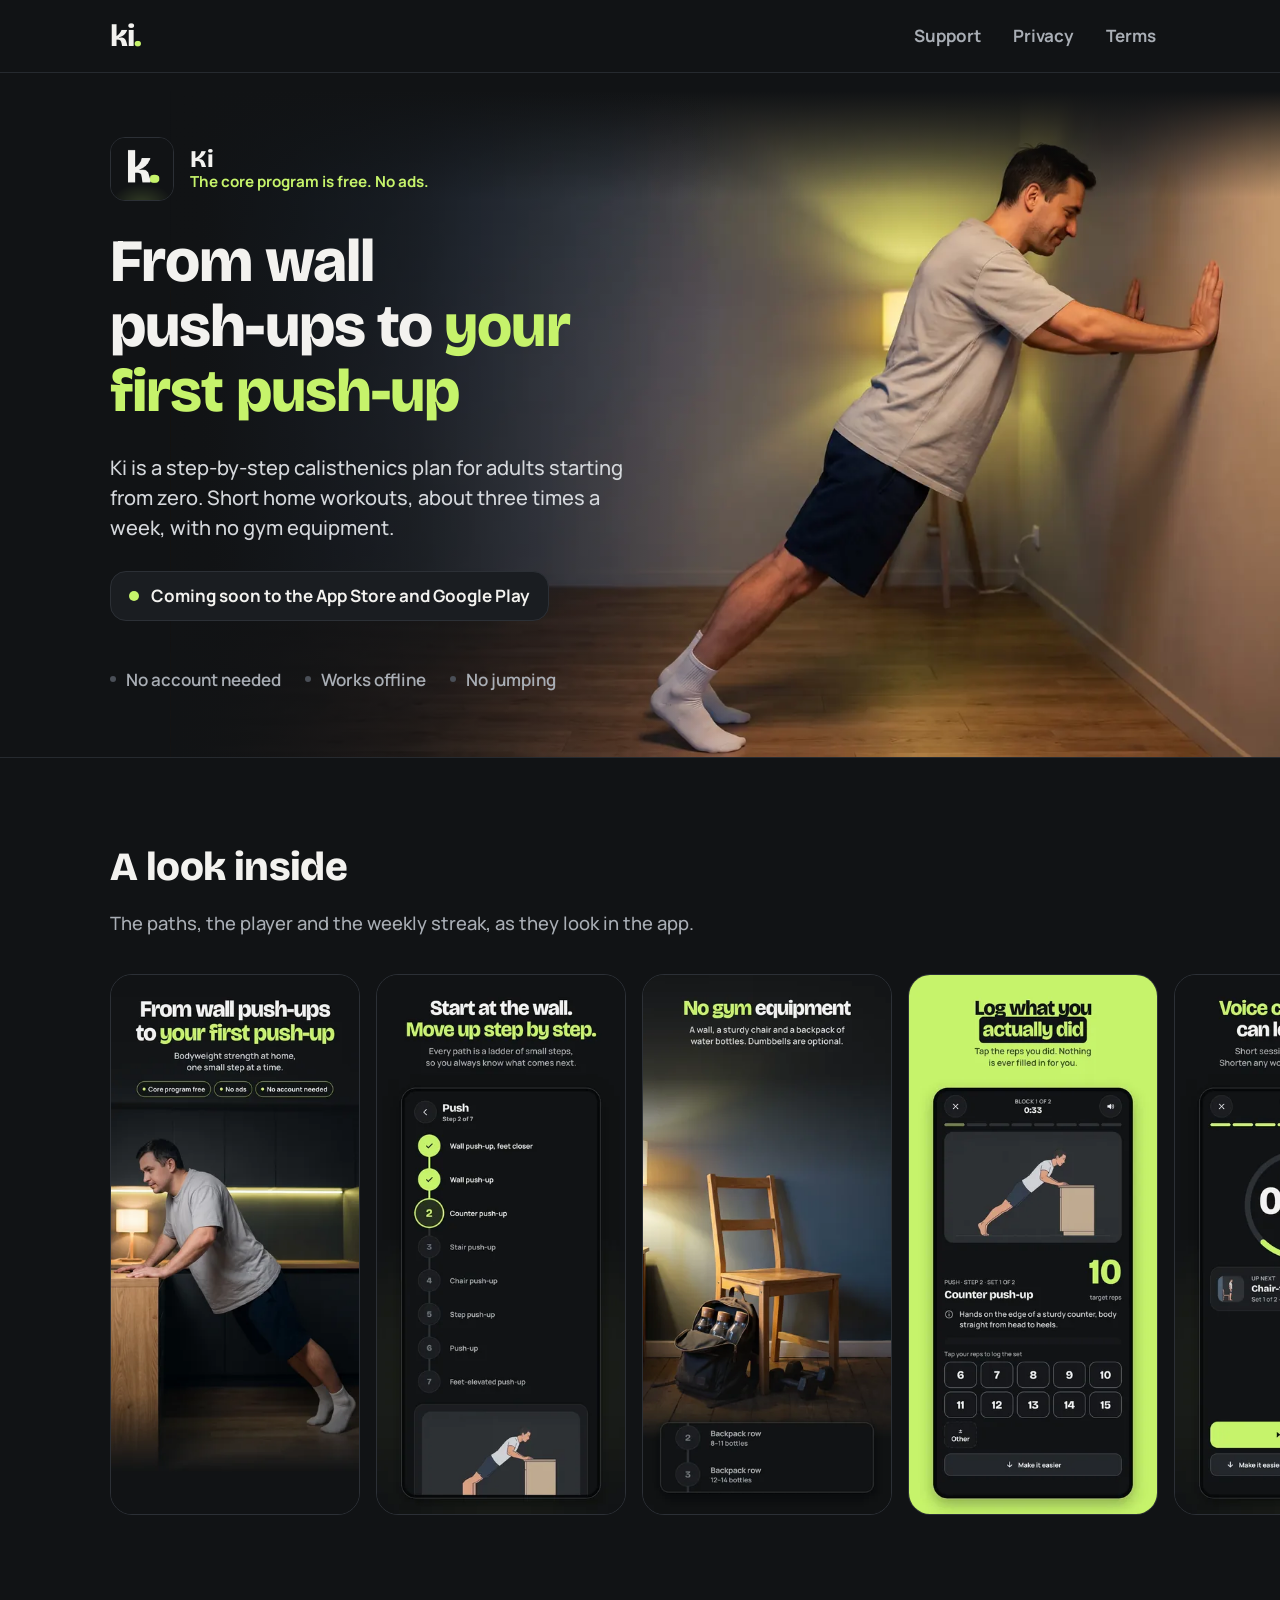
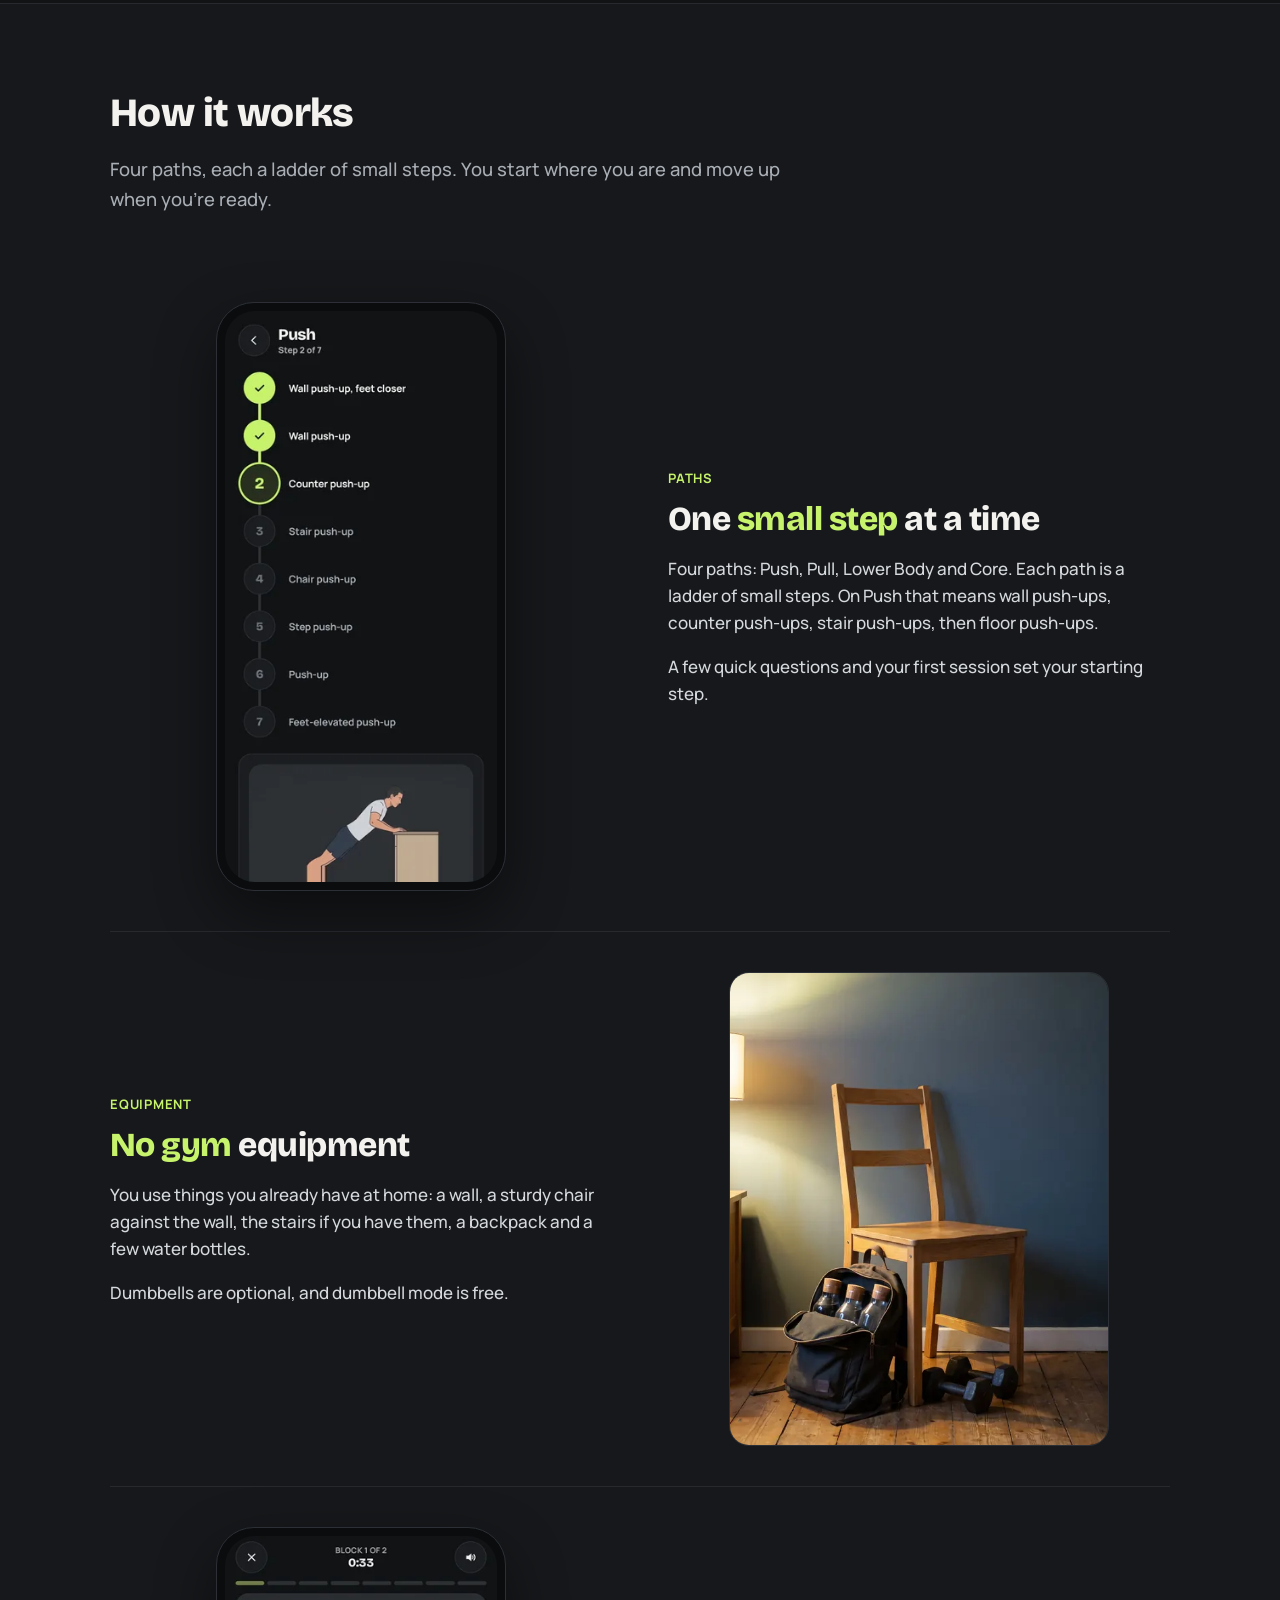
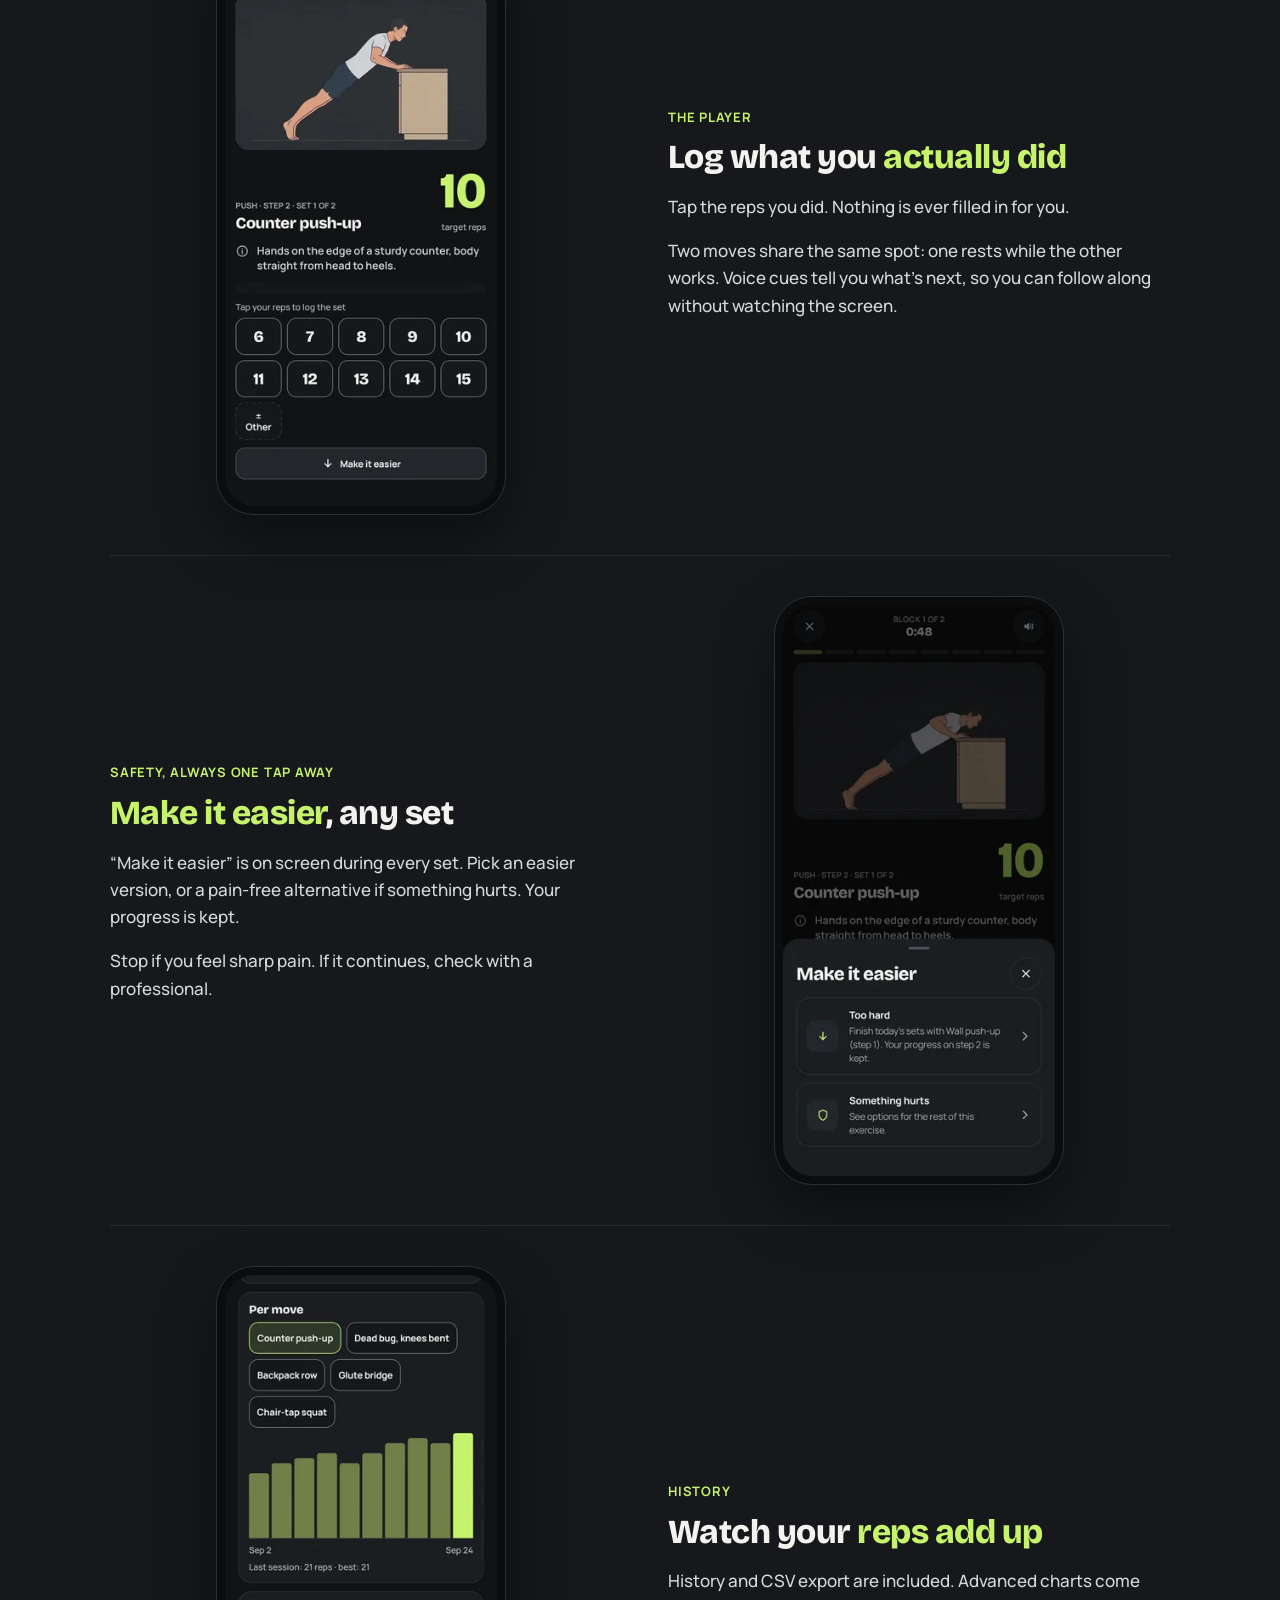
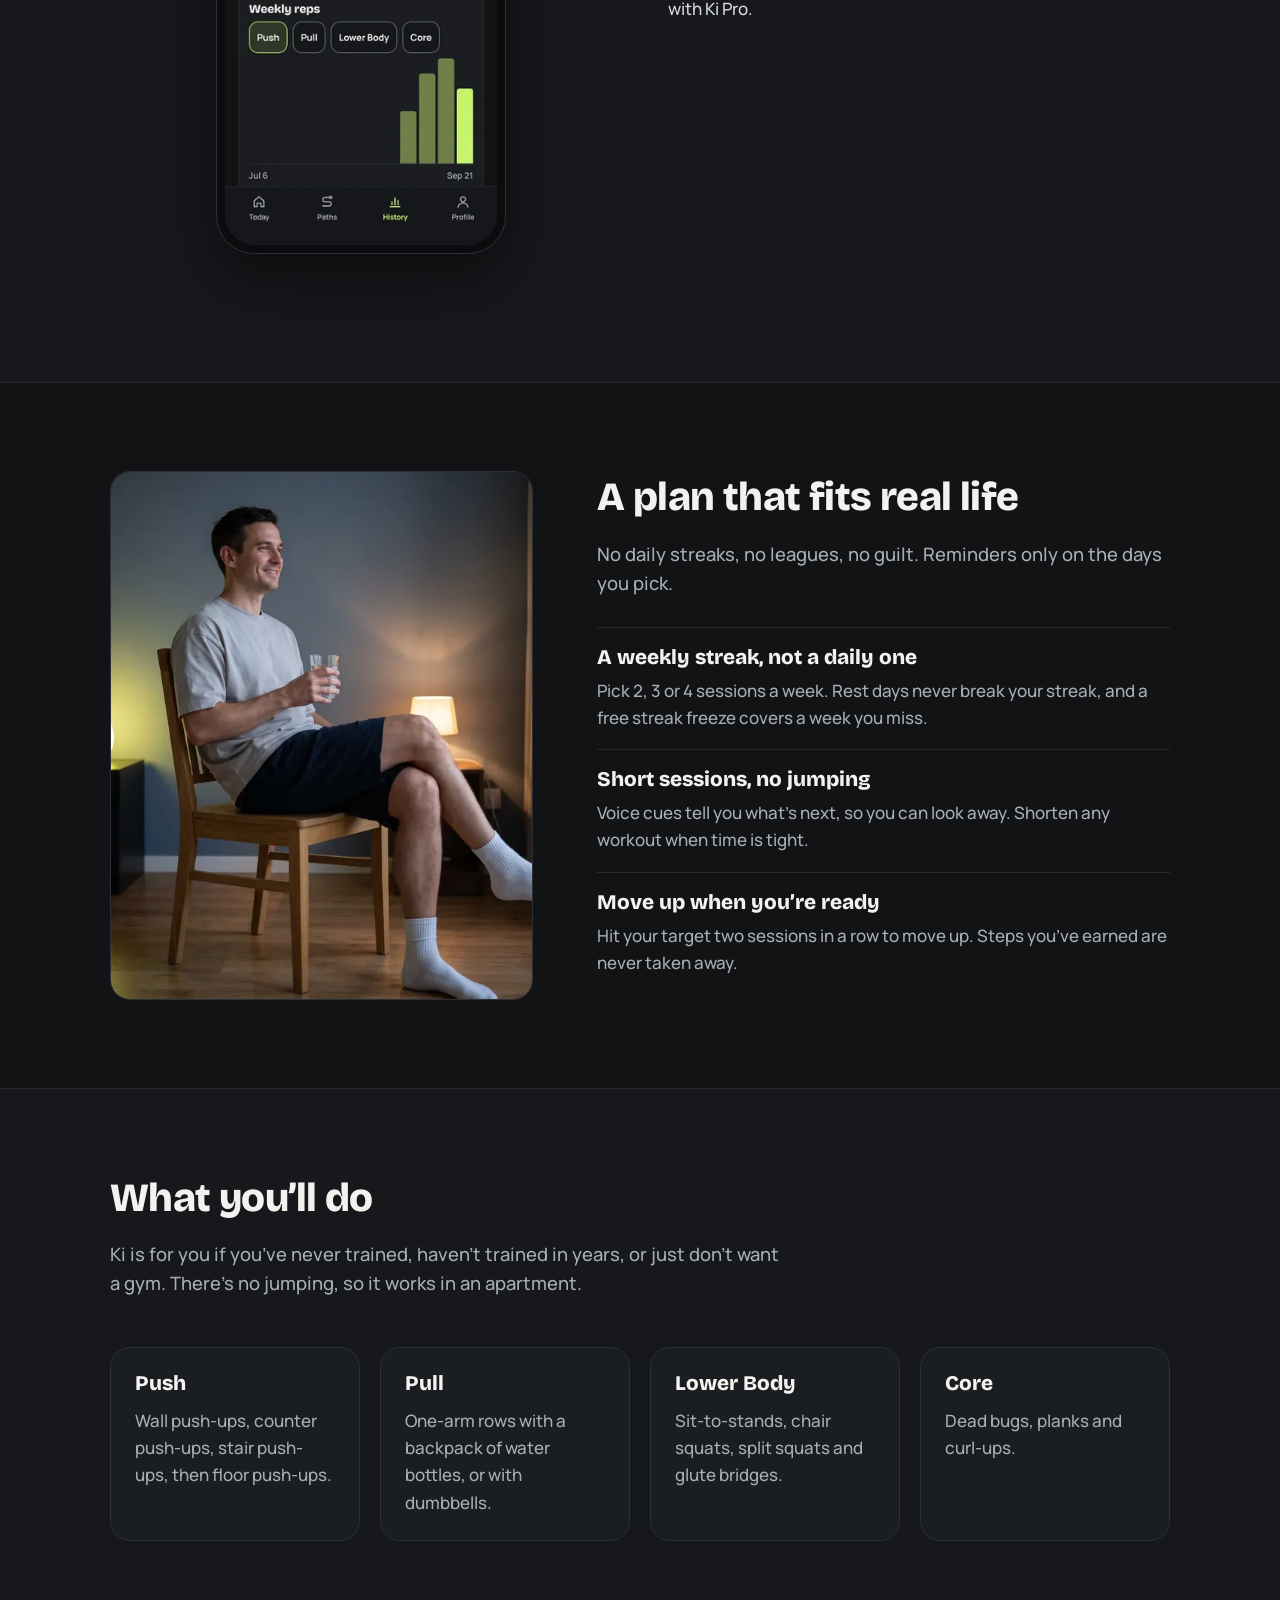
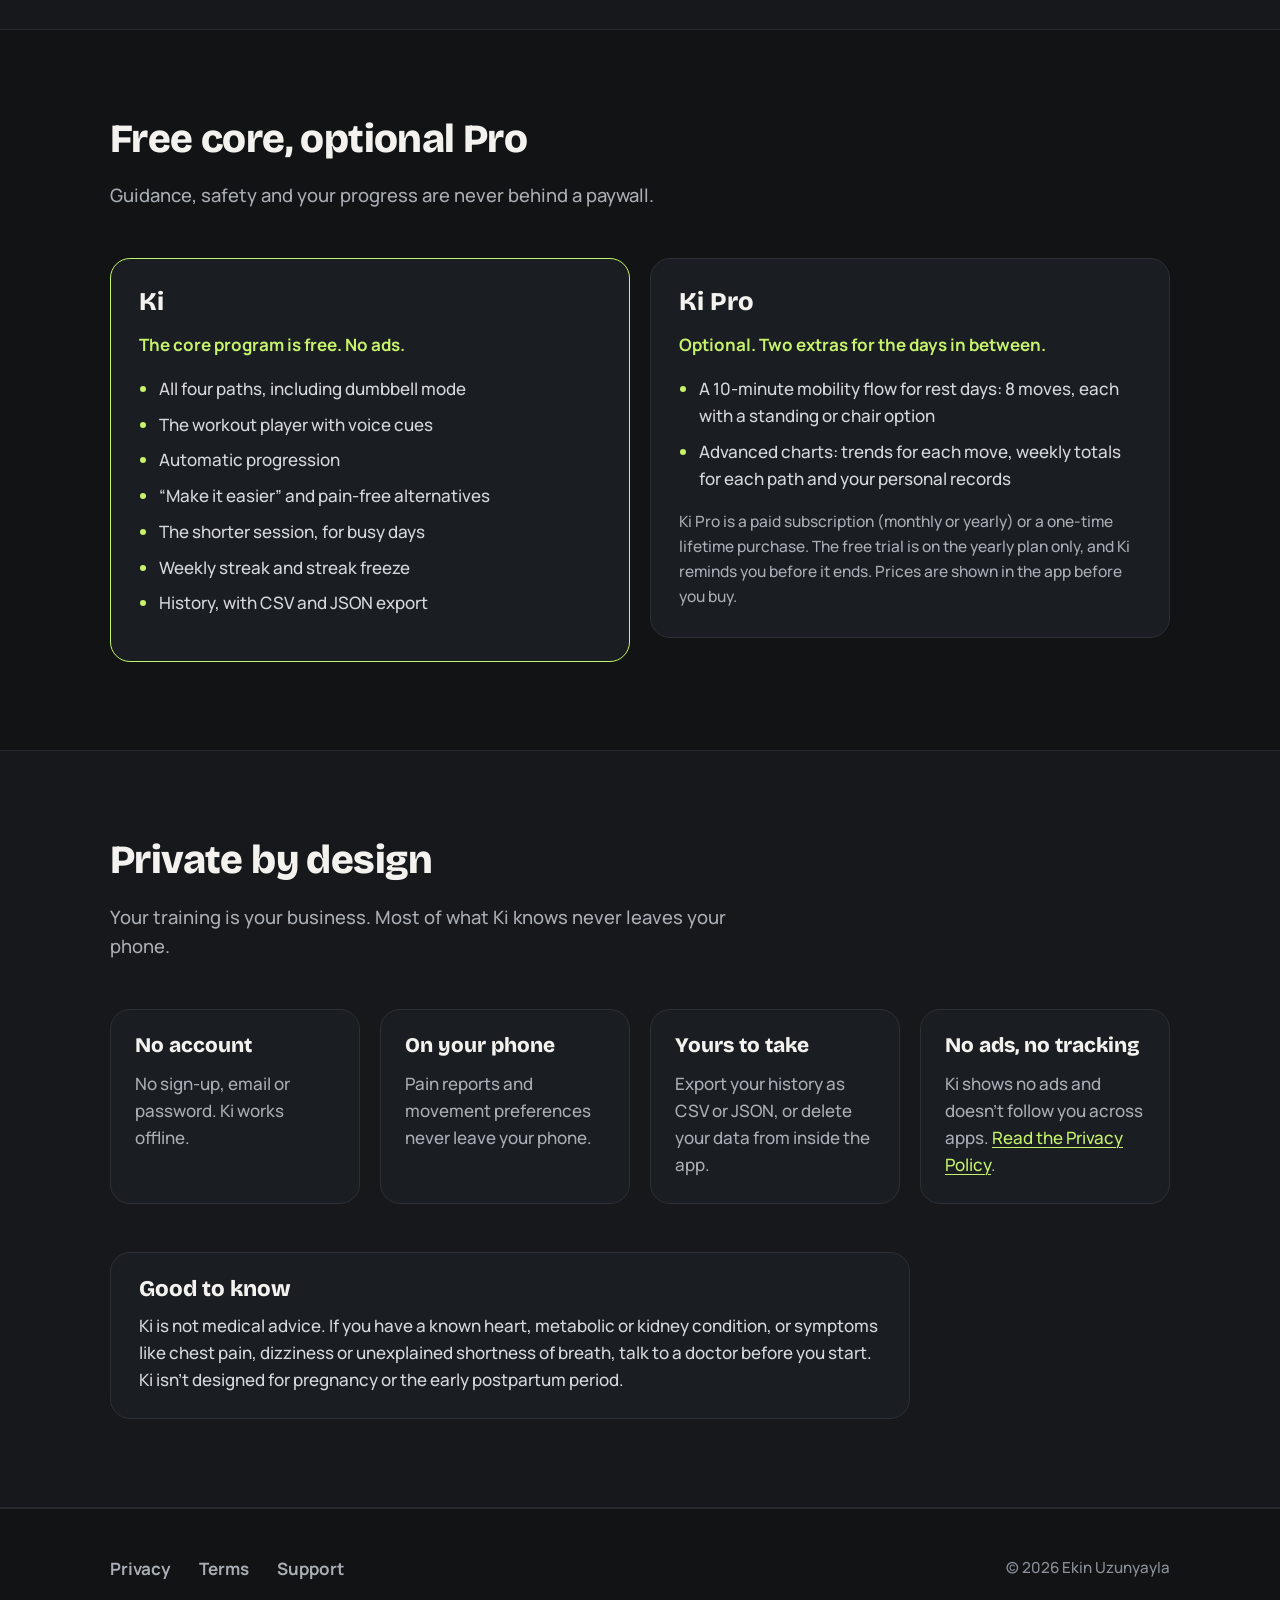
<file: index.html>
<!doctype html>
<html lang="en">
<head>
<meta charset="utf-8">
<meta name="viewport" content="width=device-width, initial-scale=1, viewport-fit=cover">
<title>Ki: Calisthenics Home Workout</title>
<meta name="description" content="A step-by-step calisthenics plan for adults starting from zero. Short home workouts with no gym equipment. The core program is free. No ads.">
<meta name="theme-color" content="#111315">
<meta property="og:type" content="website">
<meta property="og:title" content="Ki: Calisthenics Home Workout">
<meta property="og:description" content="From wall push-ups to your first push-up. Bodyweight strength at home, step by step.">
<meta property="og:image" content="https://ekinuzunyayla.github.io/ki-website/assets/img/og.jpg">
<meta name="twitter:card" content="summary_large_image">
<link rel="icon" href="assets/img/favicon-32.png" sizes="32x32">
<link rel="apple-touch-icon" href="assets/img/apple-touch-icon.png">
<link rel="preload" href="assets/fonts/bricolage-800.woff2" as="font" type="font/woff2" crossorigin>
<link rel="preload" href="assets/fonts/manrope.woff2" as="font" type="font/woff2" crossorigin>
<link rel="stylesheet" href="assets/css/site.css">
</head>
<body>
<a class="skip" href="#main">Skip to content</a>
<header class="site-header">
  <div class="wrap">
    <a class="brand" href="./" aria-label="Ki home">ki<span>.</span></a>
    <nav class="site-nav" aria-label="Main">
      <ul>
        <li><a href="support.html">Support</a></li>
        <li><a href="privacy.html">Privacy</a></li>
        <li><a href="terms.html">Terms</a></li>
      </ul>
    </nav>
  </div>
</header>

<main id="main">
  <div class="hero">
    <div class="hero-photo">
      <img src="assets/img/photos/wall-push-up-1600.webp" srcset="assets/img/photos/wall-push-up-900.webp 900w, assets/img/photos/wall-push-up-1600.webp 1600w, assets/img/photos/wall-push-up-2400.webp 2400w" sizes="(max-width: 1000px) 135vw, 1150px" width="1600" height="893"
           alt="A man does a wall push-up at home: hands on the wall, body in a straight line.">
    </div>
    <div class="wrap">
      <div class="hero-copy">
        <p class="app-id">
          <img src="assets/img/icon-192.png" alt="" width="64" height="64">
          <span><strong>Ki</strong>The core program is free. No ads.</span>
        </p>
        <h1>From wall <span class="nb">push-ups</span> to <em>your first <span class="nb">push-up</span></em></h1>
        <p class="lead">Ki is a step-by-step calisthenics plan for adults starting from zero. Short home workouts, about three times a week, with no gym equipment.</p>
        <p class="soon"><span class="dot" aria-hidden="true"></span>Coming soon to the App Store and Google Play</p>
        <ul class="facts">
          <li>No account needed</li>
          <li>Works offline</li>
          <li>No jumping</li>
        </ul>
      </div>
    </div>
  </div>

  <section class="gallery" aria-labelledby="look">
    <div class="wrap">
      <div class="section-head">
        <h2 id="look">A look inside</h2>
        <p>The paths, the player and the weekly streak, as they look in the app.</p>
      </div>
    </div>
    <ul class="strip" role="list" tabindex="0" aria-label="App screenshots, scroll sideways for more">
        <li><img src="assets/img/store/01.webp" srcset="assets/img/store/01.webp 360w, assets/img/store/01@2x.webp 720w" sizes="(max-width: 420px) 64vw, 250px" width="360" height="782" loading="lazy"
                 alt="From wall push-ups to your first push-up. Bodyweight strength at home, one small step at a time. A man does a push-up with his hands on a kitchen counter."></li>
        <li><img src="assets/img/store/02.webp" srcset="assets/img/store/02.webp 360w, assets/img/store/02@2x.webp 720w" sizes="(max-width: 420px) 64vw, 250px" width="360" height="782" loading="lazy"
                 alt="Start at the wall. Move up step by step. The Push path with seven steps, from wall push-up to feet-elevated push-up."></li>
        <li><img src="assets/img/store/03.webp" srcset="assets/img/store/03.webp 360w, assets/img/store/03@2x.webp 720w" sizes="(max-width: 420px) 64vw, 250px" width="360" height="782" loading="lazy"
                 alt="No gym equipment. A wall, a sturdy chair and a backpack of water bottles. Dumbbells are optional."></li>
        <li><img src="assets/img/store/04.webp" srcset="assets/img/store/04.webp 360w, assets/img/store/04@2x.webp 720w" sizes="(max-width: 420px) 64vw, 250px" width="360" height="782" loading="lazy"
                 alt="Log what you actually did. The workout player with a grid of numbers to tap the reps you did."></li>
        <li><img src="assets/img/store/05.webp" srcset="assets/img/store/05.webp 360w, assets/img/store/05@2x.webp 720w" sizes="(max-width: 420px) 64vw, 250px" width="360" height="782" loading="lazy"
                 alt="Voice cues, so you can look away. A rest timer with the next move below it."></li>
        <li><img src="assets/img/store/06.webp" srcset="assets/img/store/06.webp 360w, assets/img/store/06@2x.webp 720w" sizes="(max-width: 420px) 64vw, 250px" width="360" height="782" loading="lazy"
                 alt="Make it easier, any set. A sheet with two choices: Too hard, and Something hurts."></li>
        <li><img src="assets/img/store/07.webp" srcset="assets/img/store/07.webp 360w, assets/img/store/07@2x.webp 720w" sizes="(max-width: 420px) 64vw, 250px" width="360" height="782" loading="lazy"
                 alt="A weekly streak that fits real life. A weekly goal of 3 sessions with 2 done and a 3-week streak."></li>
        <li><img src="assets/img/store/08.webp" srcset="assets/img/store/08.webp 360w, assets/img/store/08@2x.webp 720w" sizes="(max-width: 420px) 64vw, 250px" width="360" height="782" loading="lazy"
                 alt="Move up when you’re ready. The end of a session, with the next step open."></li>
    </ul>
  </section>

  <section class="band" aria-labelledby="how">
    <div class="wrap">
      <div class="section-head">
        <h2 id="how">How it works</h2>
        <p>Four paths, each a ladder of small steps. You start where you are and move up when you’re ready.</p>
      </div>

      <article class="feature">
        <div class="feature-shot phone">
          <img src="assets/img/shots/01-push-ladder.webp" srcset="assets/img/shots/01-push-ladder.webp 320w, assets/img/shots/01-push-ladder@2x.webp 640w" sizes="(max-width: 860px) 70vw, 274px" width="320" height="671" loading="lazy"
               alt="The Push path: seven steps from wall push-up to feet-elevated push-up. The first two are done and counter push-up is the current step.">
        </div>
        <div>
          <span class="overline">Paths</span>
          <h3>One <em>small step</em> at a time</h3>
          <p>Four paths: Push, Pull, Lower Body and Core. Each path is a ladder of small steps. On Push that means wall push-ups, counter push-ups, stair push-ups, then floor push-ups.</p>
          <p>A few quick questions and your first session set your starting step.</p>
        </div>
      </article>

      <article class="feature">
        <div class="feature-shot photo">
          <img src="assets/img/photos/equipment-560.webp" srcset="assets/img/photos/equipment-560.webp 560w, assets/img/photos/equipment-1120.webp 1120w" sizes="(max-width: 860px) 78vw, 380px" width="560" height="1003" loading="lazy"
               alt="A wooden chair against a wall, a backpack holding water bottles and a pair of dumbbells on the floor.">
        </div>
        <div>
          <span class="overline">Equipment</span>
          <h3><em>No gym</em> equipment</h3>
          <p>You use things you already have at home: a wall, a sturdy chair against the wall, the stairs if you have them, a backpack and a few water bottles.</p>
          <p>Dumbbells are optional, and dumbbell mode is free.</p>
        </div>
      </article>

      <article class="feature">
        <div class="feature-shot phone">
          <img src="assets/img/shots/04-set.webp" srcset="assets/img/shots/04-set.webp 320w, assets/img/shots/04-set@2x.webp 640w" sizes="(max-width: 860px) 70vw, 274px" width="320" height="671" loading="lazy"
               alt="The workout player on a set of counter push-ups: a target of 10 reps and a grid of numbers from 6 to 15 to tap what you did.">
        </div>
        <div>
          <span class="overline">The player</span>
          <h3>Log what you <em>actually did</em></h3>
          <p>Tap the reps you did. Nothing is ever filled in for you.</p>
          <p>Two moves share the same spot: one rests while the other works. Voice cues tell you what’s next, so you can follow along without watching the screen.</p>
        </div>
      </article>

      <article class="feature">
        <div class="feature-shot phone">
          <img src="assets/img/shots/02-easier.webp" srcset="assets/img/shots/02-easier.webp 320w, assets/img/shots/02-easier@2x.webp 640w" sizes="(max-width: 860px) 70vw, 274px" width="320" height="671" loading="lazy"
               alt="The Make it easier sheet during a set, with two choices: Too hard, and Something hurts.">
        </div>
        <div>
          <span class="overline">Safety, always one tap away</span>
          <h3><em>Make it easier</em>, any set</h3>
          <p>“Make it easier” is on screen during every set. Pick an easier version, or a pain-free alternative if something hurts. Your progress is kept.</p>
          <p>Stop if you feel sharp pain. If it continues, check with a professional.</p>
        </div>
      </article>

      <article class="feature">
        <div class="feature-shot phone">
          <img src="assets/img/shots/08-charts.webp" srcset="assets/img/shots/08-charts.webp 320w, assets/img/shots/08-charts@2x.webp 640w" sizes="(max-width: 860px) 70vw, 274px" width="320" height="671" loading="lazy"
               alt="History charts: reps per session for one move, and weekly reps for the Push path.">
        </div>
        <div>
          <span class="overline">History</span>
          <h3>Watch your <em>reps add up</em></h3>
          <p>History and CSV export are included. Advanced charts come with Ki Pro.</p>
        </div>
      </article>
    </div>
  </section>

  <section aria-labelledby="weeks">
    <div class="wrap split">
      <div class="photo">
        <img src="assets/img/photos/rest-560.webp" srcset="assets/img/photos/rest-560.webp 560w, assets/img/photos/rest-1120.webp 1120w" sizes="(max-width: 860px) 78vw, 380px" width="560" height="1003" loading="lazy"
               alt="A man sits on a wooden chair with a glass of water after a session.">
      </div>
      <div>
        <div class="section-head">
          <h2 id="weeks">A plan that fits real life</h2>
          <p>No daily streaks, no leagues, no guilt. Reminders only on the days you pick.</p>
        </div>
        <ul class="points">
          <li><h3>A weekly streak, not a daily one</h3><p>Pick 2, 3 or 4 sessions a week. Rest days never break your streak, and a free streak freeze covers a week you miss.</p></li>
          <li><h3>Short sessions, no jumping</h3><p>Voice cues tell you what’s next, so you can look away. Shorten any workout when time is tight.</p></li>
          <li><h3>Move up when you’re ready</h3><p>Hit your target two sessions in a row to move up. Steps you’ve earned are never taken away.</p></li>
        </ul>
      </div>
    </div>
  </section>

  <section class="band" aria-labelledby="paths">
    <div class="wrap">
      <div class="section-head">
        <h2 id="paths">What you’ll do</h2>
        <p>Ki is for you if you’ve never trained, haven’t trained in years, or just don’t want a gym. There’s no jumping, so it works in an apartment.</p>
      </div>
      <div class="cards">
        <div class="card"><h3>Push</h3><p>Wall push-ups, counter push-ups, stair push-ups, then floor push-ups.</p></div>
        <div class="card"><h3>Pull</h3><p>One-arm rows with a backpack of water bottles, or with dumbbells.</p></div>
        <div class="card"><h3>Lower Body</h3><p>Sit-to-stands, chair squats, split squats and glute bridges.</p></div>
        <div class="card"><h3>Core</h3><p>Dead bugs, planks and curl-ups.</p></div>
      </div>
    </div>
  </section>

  <section aria-labelledby="pro">
    <div class="wrap">
      <div class="section-head">
        <h2 id="pro">Free core, optional Pro</h2>
        <p>Guidance, safety and your progress are never behind a paywall.</p>
      </div>
      <div class="plans">
        <div class="plan free">
          <h3>Ki</h3>
          <p class="tag">The core program is free. No ads.</p>
          <ul>
            <li>All four paths, including dumbbell mode</li>
            <li>The workout player with voice cues</li>
            <li>Automatic progression</li>
            <li>“Make it easier” and pain-free alternatives</li>
            <li>The shorter session, for busy days</li>
            <li>Weekly streak and streak freeze</li>
            <li>History, with CSV and JSON export</li>
          </ul>
        </div>
        <div class="plan">
          <h3>Ki Pro</h3>
          <p class="tag">Optional. Two extras for the days in between.</p>
          <ul>
            <li>A 10-minute mobility flow for rest days: 8 moves, each with a standing or chair option</li>
            <li>Advanced charts: trends for each move, weekly totals for each path and your personal records</li>
          </ul>
          <p class="fine">Ki Pro is a paid subscription (monthly or yearly) or a one-time lifetime purchase. The free trial is on the yearly plan only, and Ki reminds you before it ends. Prices are shown in the app before you buy.</p>
        </div>
      </div>
    </div>
  </section>

  <section class="band" aria-labelledby="private">
    <div class="wrap">
      <div class="section-head">
        <h2 id="private">Private by design</h2>
        <p>Your training is your business. Most of what Ki knows never leaves your phone.</p>
      </div>
      <div class="cards">
        <div class="card"><h3>No account</h3><p>No sign-up, email or password. Ki works offline.</p></div>
        <div class="card"><h3>On your phone</h3><p>Pain reports and movement preferences never leave your phone.</p></div>
        <div class="card"><h3>Yours to take</h3><p>Export your history as CSV or JSON, or delete your data from inside the app.</p></div>
        <div class="card"><h3>No ads, no tracking</h3><p>Ki shows no ads and doesn’t follow you across apps. <a href="privacy.html">Read the Privacy Policy</a>.</p></div>
      </div>

      <div class="note" style="margin-top: 48px">
        <h2 id="good-to-know">Good to know</h2>
        <p>Ki is not medical advice. If you have a known heart, metabolic or kidney condition, or symptoms like chest pain, dizziness or unexplained shortness of breath, talk to a doctor before you start. Ki isn’t designed for pregnancy or the early postpartum period.</p>
      </div>
    </div>
  </section>
</main>

<footer class="site-footer">
  <div class="wrap">
    <nav aria-label="Footer">
      <ul>
        <li><a href="privacy.html">Privacy</a></li>
        <li><a href="terms.html">Terms</a></li>
        <li><a href="support.html">Support</a></li>
      </ul>
    </nav>
    <p>© 2026 Ekin Uzunyayla</p>
  </div>
</footer>
</body>
</html>
</file>
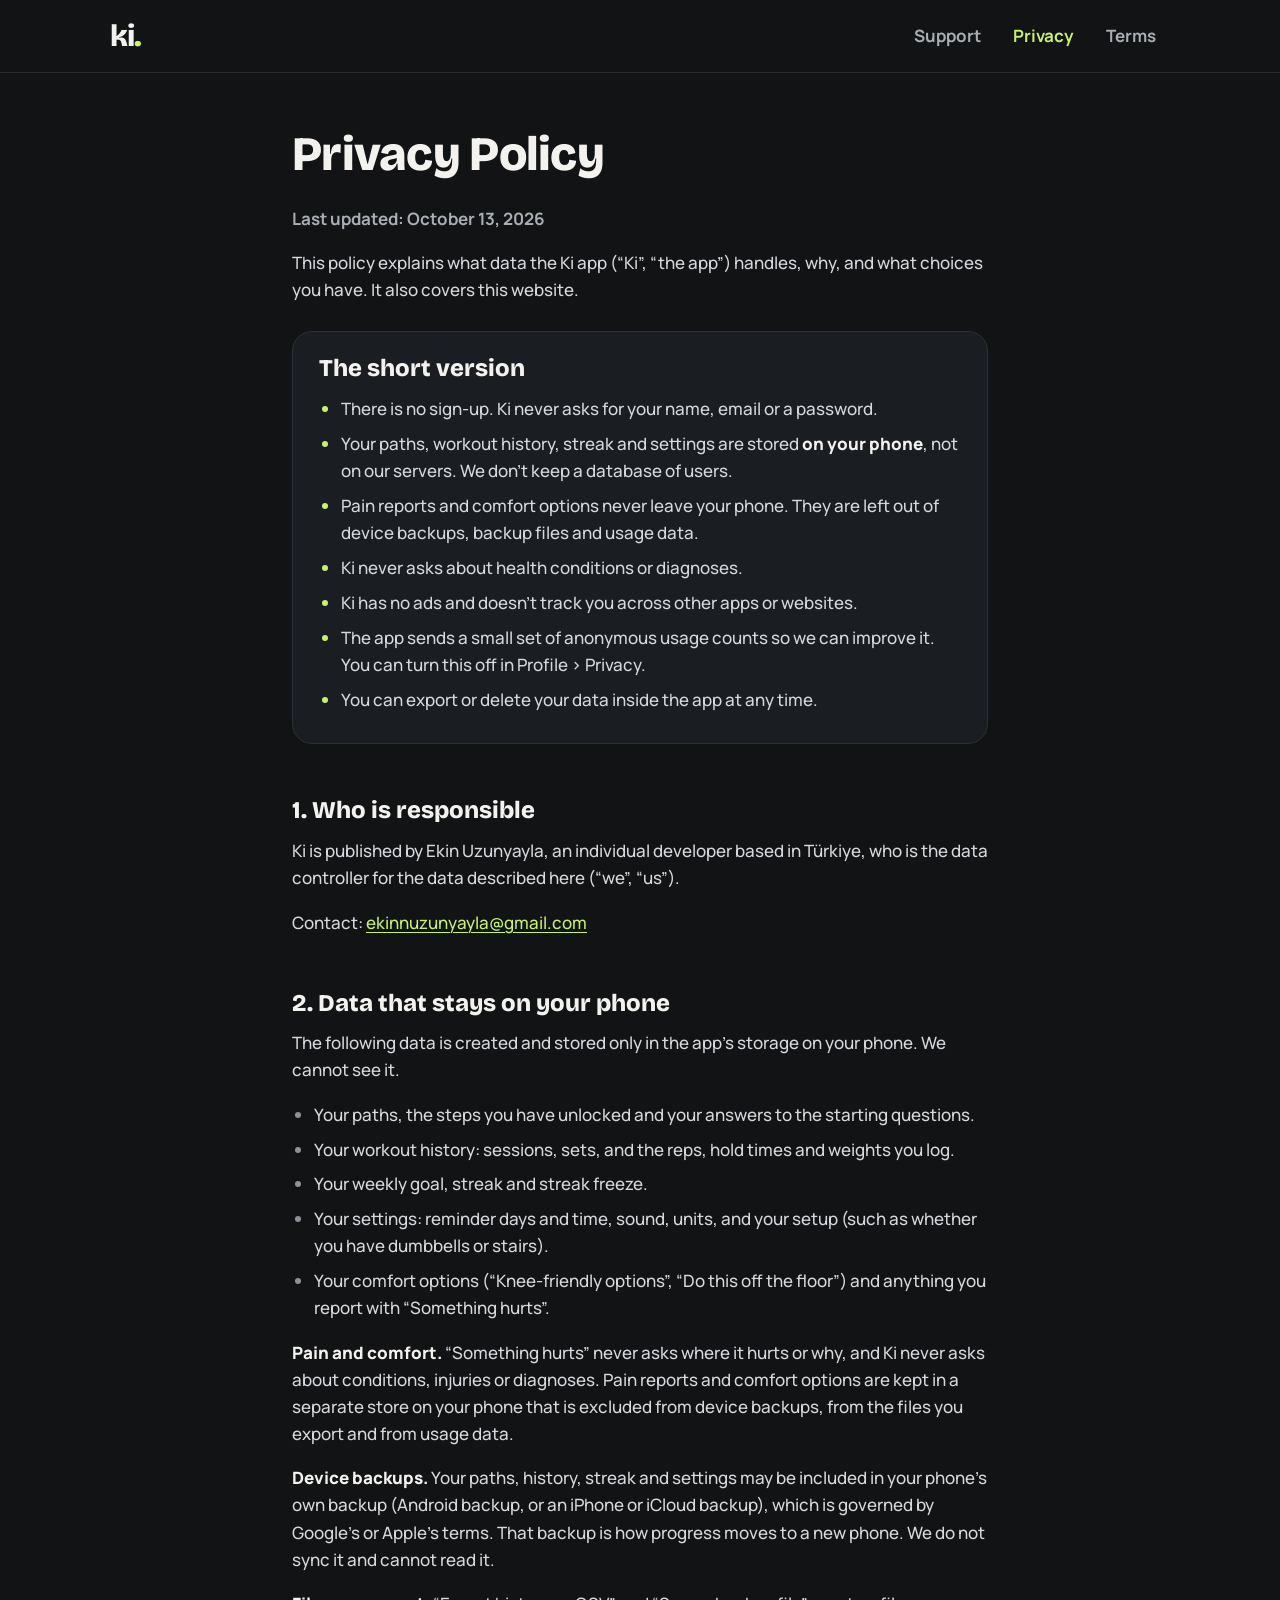
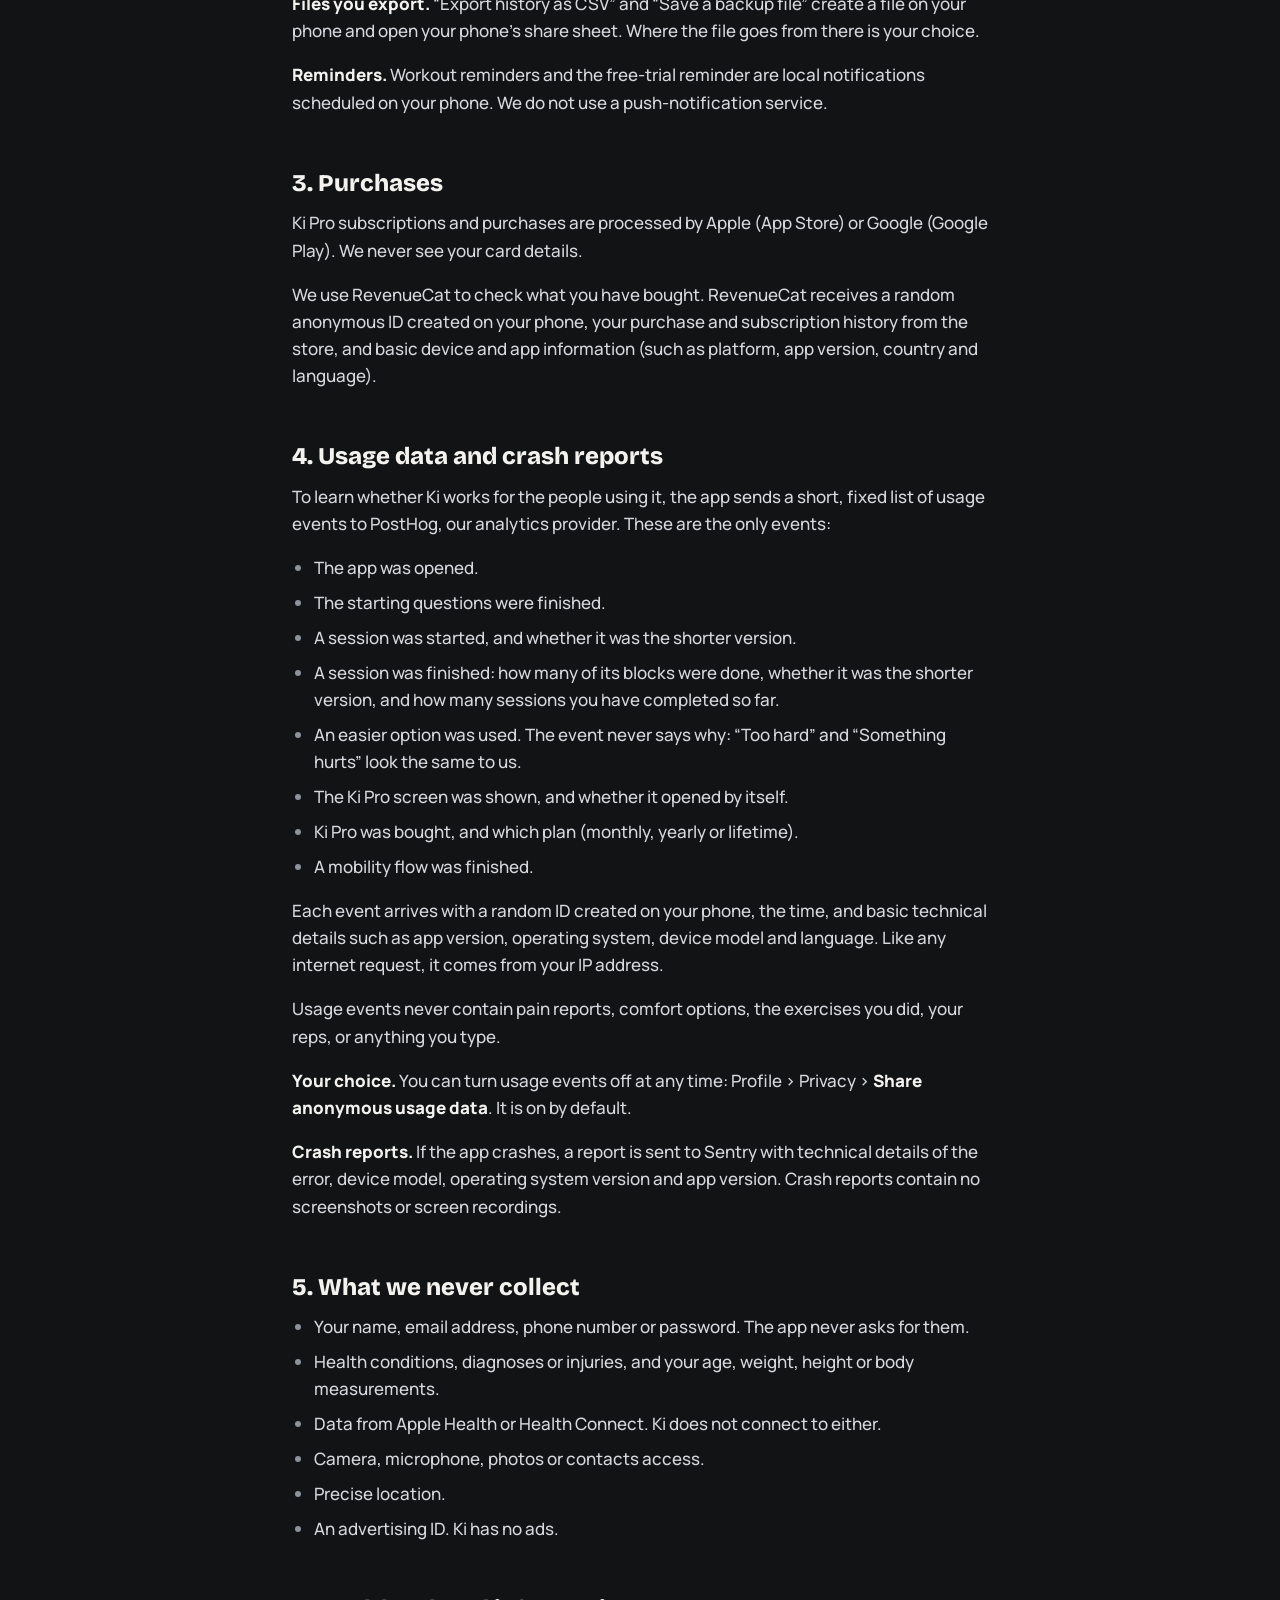
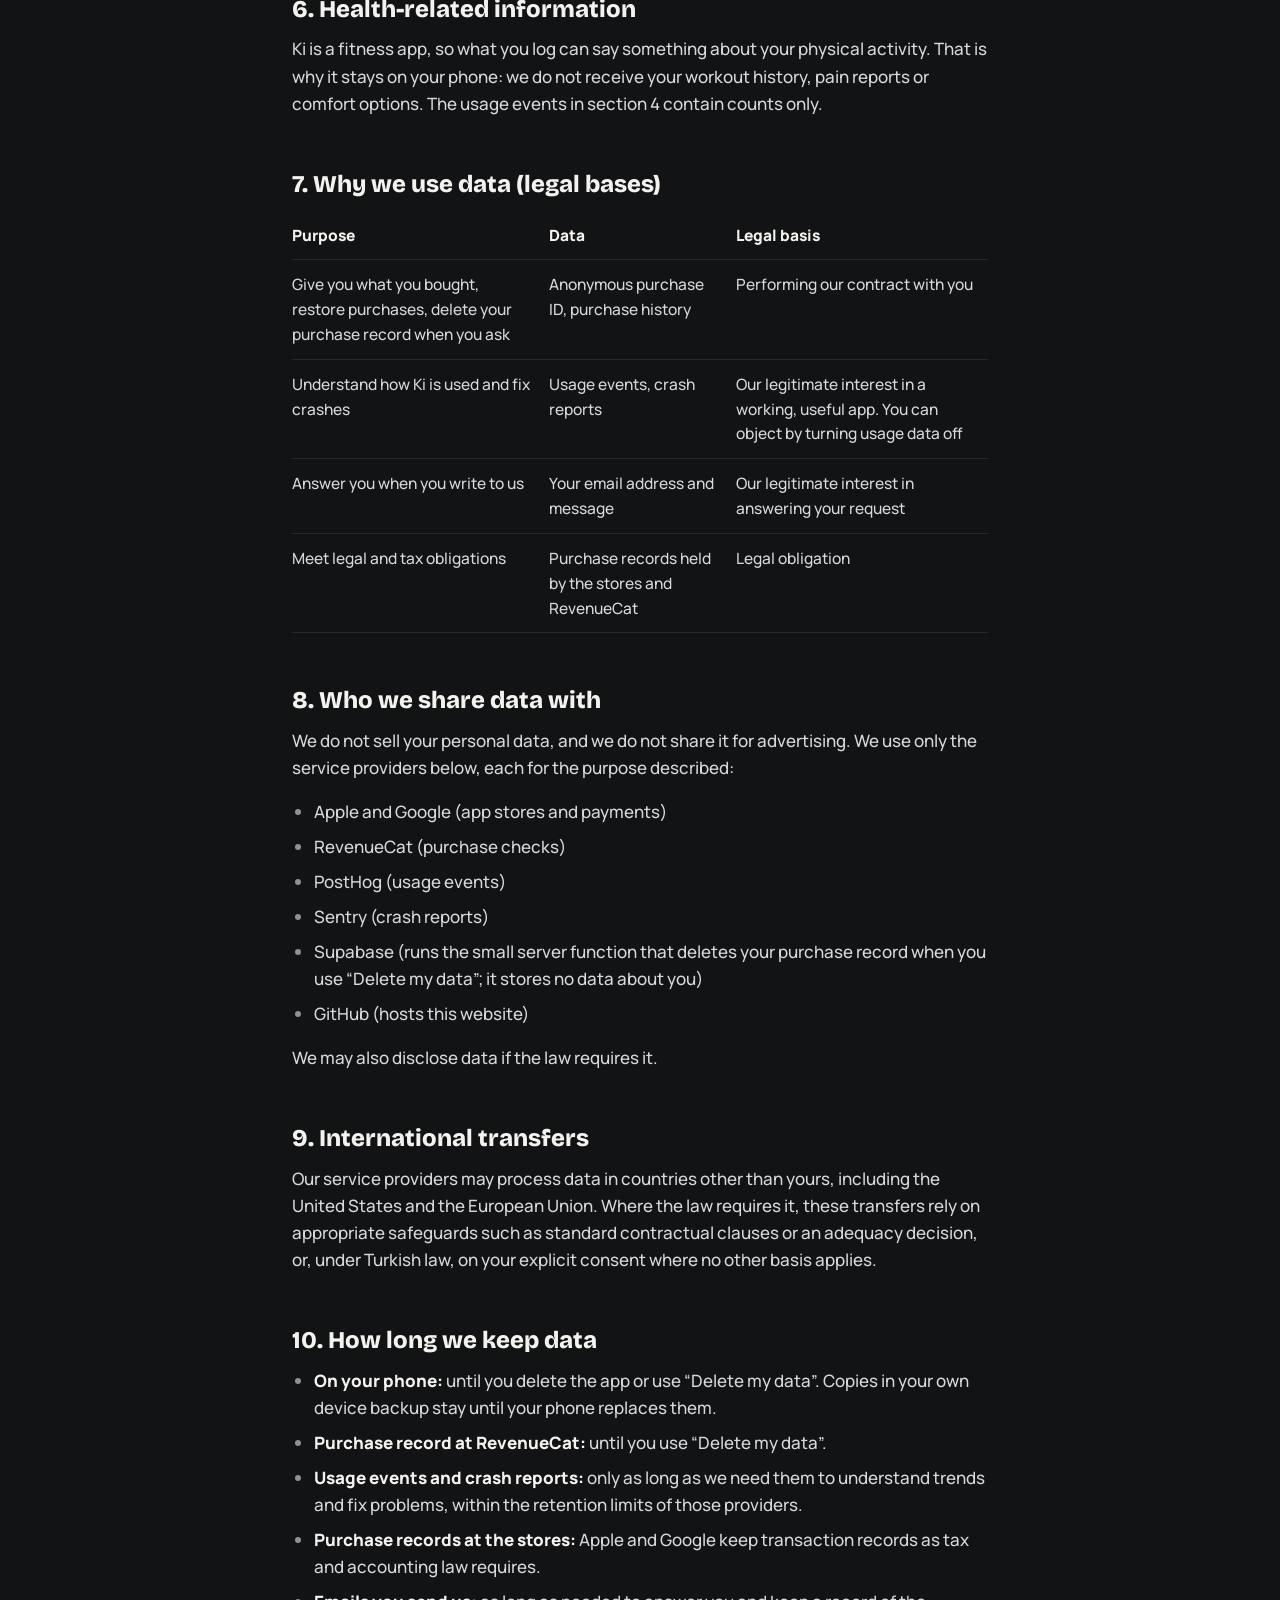
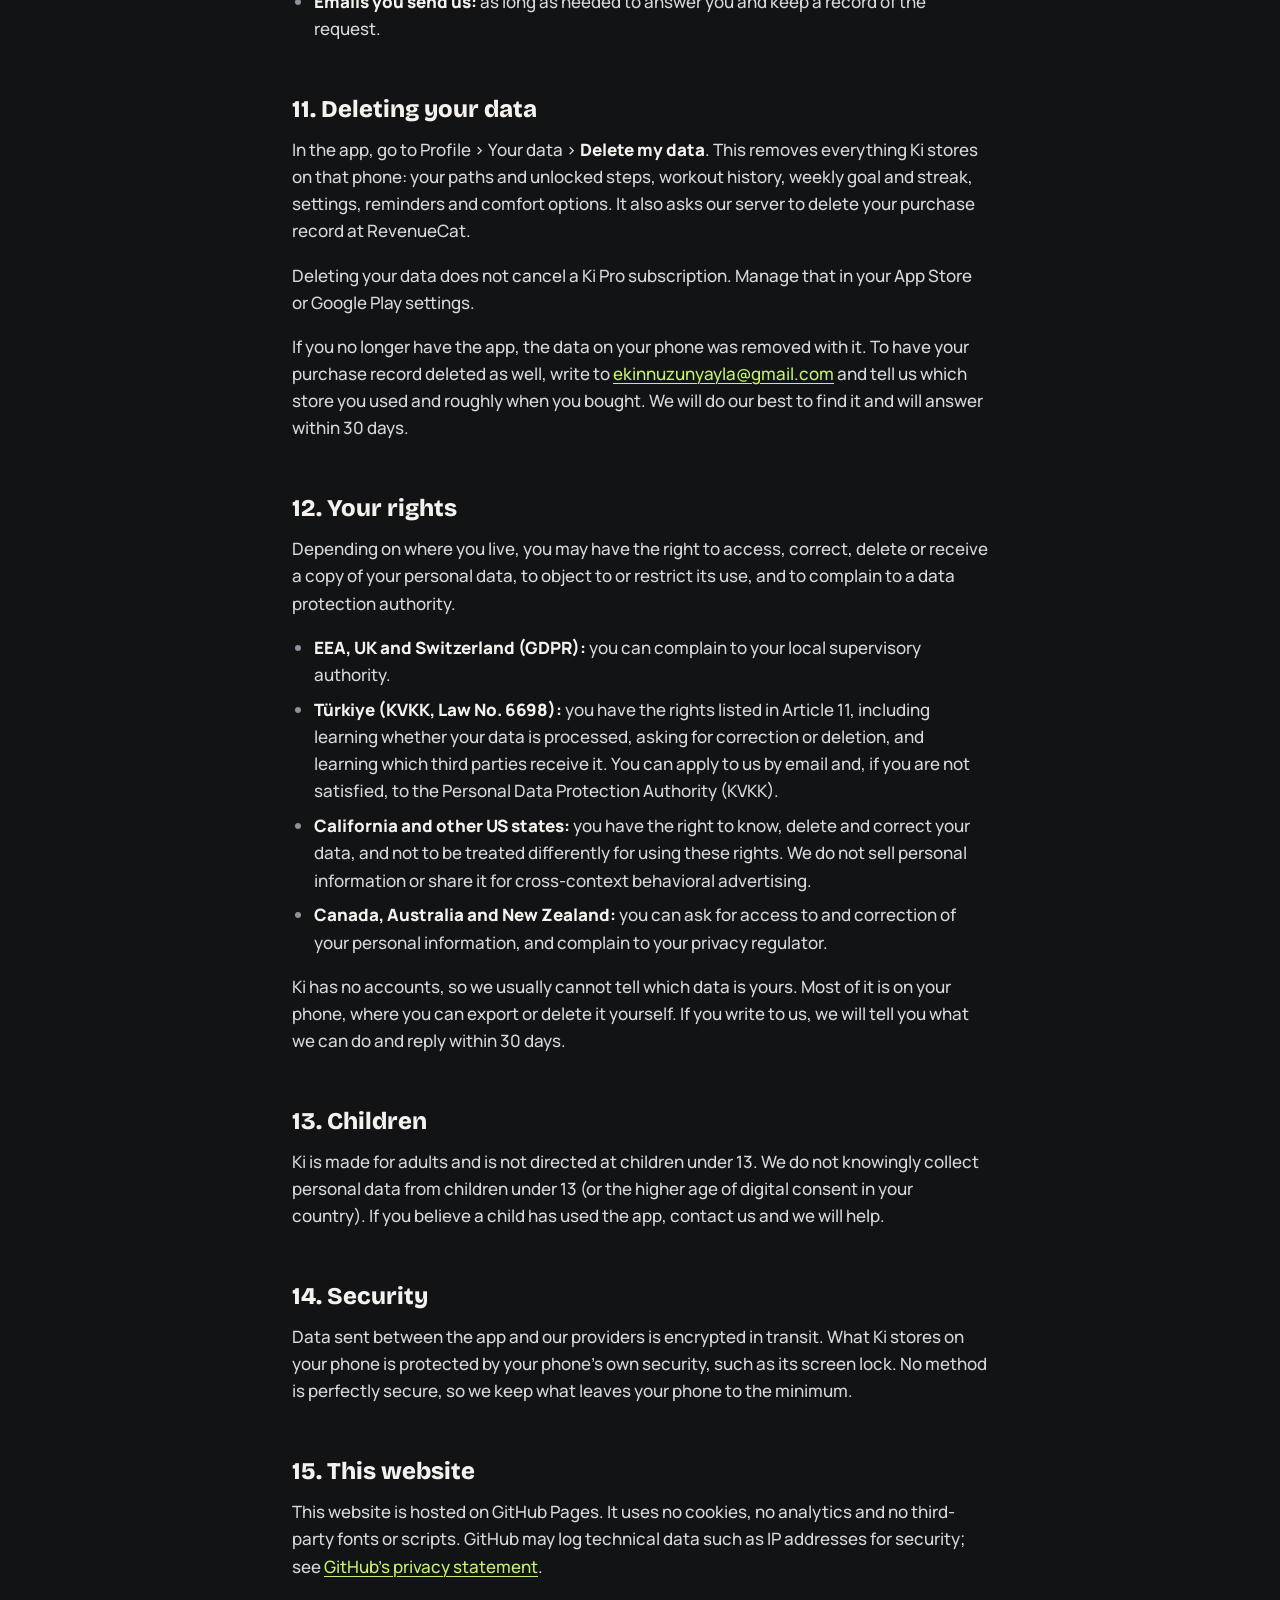
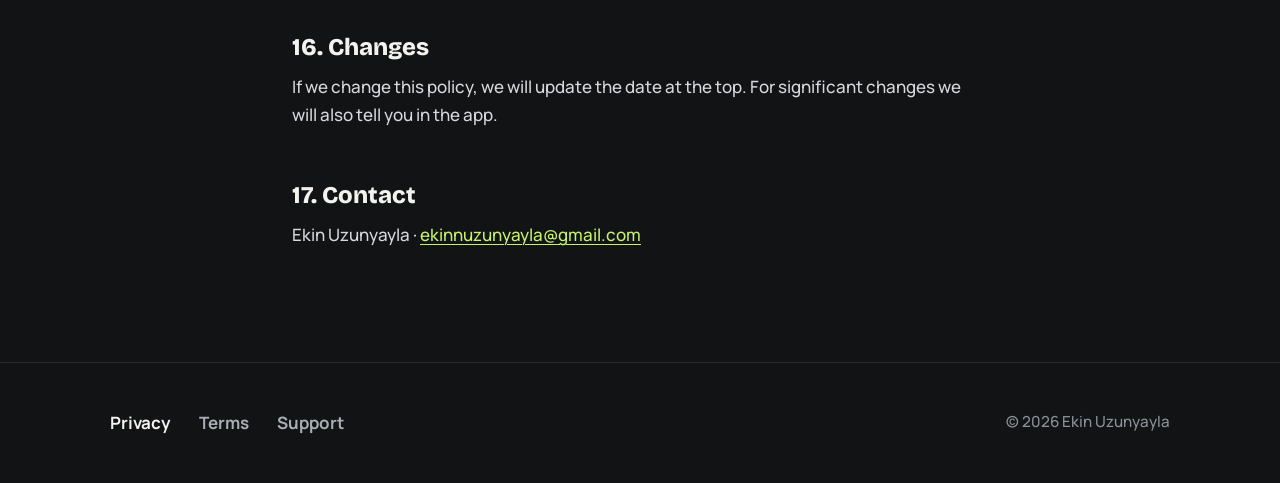
<file: privacy.html>
<!doctype html>
<html lang="en">
<head>
<meta charset="utf-8">
<meta name="viewport" content="width=device-width, initial-scale=1, viewport-fit=cover">
<title>Privacy Policy · Ki</title>
<meta name="description" content="How the Ki app handles your data: what stays on your phone, what leaves it and the choices you have.">
<meta name="theme-color" content="#111315">
<link rel="icon" href="assets/img/favicon-32.png" sizes="32x32">
<link rel="apple-touch-icon" href="assets/img/apple-touch-icon.png">
<link rel="stylesheet" href="assets/css/site.css">
</head>
<body>
<a class="skip" href="#main">Skip to content</a>
<header class="site-header">
  <div class="wrap">
    <a class="brand" href="./" aria-label="Ki home">ki<span>.</span></a>
    <nav class="site-nav" aria-label="Main">
      <ul>
        <li><a href="support.html">Support</a></li>
        <li><a href="privacy.html" aria-current="page">Privacy</a></li>
        <li><a href="terms.html">Terms</a></li>
      </ul>
    </nav>
  </div>
</header>

<main id="main" class="page">
  <div class="wrap doc">
    <h1>Privacy Policy</h1>
    <p class="updated">Last updated: October 13, 2026</p>

    <p>This policy explains what data the Ki app (“Ki”, “the app”) handles, why, and what choices you have. It also covers this website.</p>

    <div class="summary">
      <h2 id="short">The short version</h2>
      <ul>
        <li>There is no sign-up. Ki never asks for your name, email or a password.</li>
        <li>Your paths, workout history, streak and settings are stored <strong>on your phone</strong>, not on our servers. We don’t keep a database of users.</li>
        <li>Pain reports and comfort options never leave your phone. They are left out of device backups, backup files and usage data.</li>
        <li>Ki never asks about health conditions or diagnoses.</li>
        <li>Ki has no ads and doesn’t track you across other apps or websites.</li>
        <li>The app sends a small set of anonymous usage counts so we can improve it. You can turn this off in Profile › Privacy.</li>
        <li>You can export or delete your data inside the app at any time.</li>
      </ul>
    </div>

    <h2 id="who">1. Who is responsible</h2>
    <p>Ki is published by Ekin Uzunyayla, an individual developer based in Türkiye, who is the data controller for the data described here (“we”, “us”).</p>
    <p>Contact: <a href="mailto:ekinnuzunyayla@gmail.com">ekinnuzunyayla@gmail.com</a></p>

    <h2 id="device">2. Data that stays on your phone</h2>
    <p>The following data is created and stored only in the app’s storage on your phone. We cannot see it.</p>
    <ul>
      <li>Your paths, the steps you have unlocked and your answers to the starting questions.</li>
      <li>Your workout history: sessions, sets, and the reps, hold times and weights you log.</li>
      <li>Your weekly goal, streak and streak freeze.</li>
      <li>Your settings: reminder days and time, sound, units, and your setup (such as whether you have dumbbells or stairs).</li>
      <li>Your comfort options (“Knee-friendly options”, “Do this off the floor”) and anything you report with “Something hurts”.</li>
    </ul>
    <p><strong>Pain and comfort.</strong> “Something hurts” never asks where it hurts or why, and Ki never asks about conditions, injuries or diagnoses. Pain reports and comfort options are kept in a separate store on your phone that is excluded from device backups, from the files you export and from usage data.</p>
    <p><strong>Device backups.</strong> Your paths, history, streak and settings may be included in your phone’s own backup (Android backup, or an iPhone or iCloud backup), which is governed by Google’s or Apple’s terms. That backup is how progress moves to a new phone. We do not sync it and cannot read it.</p>
    <p><strong>Files you export.</strong> “Export history as CSV” and “Save a backup file” create a file on your phone and open your phone’s share sheet. Where the file goes from there is your choice.</p>
    <p><strong>Reminders.</strong> Workout reminders and the free-trial reminder are local notifications scheduled on your phone. We do not use a push-notification service.</p>

    <h2 id="purchases">3. Purchases</h2>
    <p>Ki Pro subscriptions and purchases are processed by Apple (App Store) or Google (Google Play). We never see your card details.</p>
    <p>We use RevenueCat to check what you have bought. RevenueCat receives a random anonymous ID created on your phone, your purchase and subscription history from the store, and basic device and app information (such as platform, app version, country and language).</p>

    <h2 id="usage">4. Usage data and crash reports</h2>
    <p>To learn whether Ki works for the people using it, the app sends a short, fixed list of usage events to PostHog, our analytics provider. These are the only events:</p>
    <ul>
      <li>The app was opened.</li>
      <li>The starting questions were finished.</li>
      <li>A session was started, and whether it was the shorter version.</li>
      <li>A session was finished: how many of its blocks were done, whether it was the shorter version, and how many sessions you have completed so far.</li>
      <li>An easier option was used. The event never says why: “Too hard” and “Something hurts” look the same to us.</li>
      <li>The Ki Pro screen was shown, and whether it opened by itself.</li>
      <li>Ki Pro was bought, and which plan (monthly, yearly or lifetime).</li>
      <li>A mobility flow was finished.</li>
    </ul>
    <p>Each event arrives with a random ID created on your phone, the time, and basic technical details such as app version, operating system, device model and language. Like any internet request, it comes from your IP address.</p>
    <p>Usage events never contain pain reports, comfort options, the exercises you did, your reps, or anything you type.</p>
    <p><strong>Your choice.</strong> You can turn usage events off at any time: Profile › Privacy › <strong>Share anonymous usage data</strong>. It is on by default.</p>
    <p><strong>Crash reports.</strong> If the app crashes, a report is sent to Sentry with technical details of the error, device model, operating system version and app version. Crash reports contain no screenshots or screen recordings.</p>

    <h2 id="never">5. What we never collect</h2>
    <ul>
      <li>Your name, email address, phone number or password. The app never asks for them.</li>
      <li>Health conditions, diagnoses or injuries, and your age, weight, height or body measurements.</li>
      <li>Data from Apple Health or Health Connect. Ki does not connect to either.</li>
      <li>Camera, microphone, photos or contacts access.</li>
      <li>Precise location.</li>
      <li>An advertising ID. Ki has no ads.</li>
    </ul>

    <h2 id="health">6. Health-related information</h2>
    <p>Ki is a fitness app, so what you log can say something about your physical activity. That is why it stays on your phone: we do not receive your workout history, pain reports or comfort options. The usage events in section 4 contain counts only.</p>

    <h2 id="why">7. Why we use data (legal bases)</h2>
    <div class="table-scroll">
      <table>
        <thead><tr><th scope="col">Purpose</th><th scope="col">Data</th><th scope="col">Legal basis</th></tr></thead>
        <tbody>
          <tr><td>Give you what you bought, restore purchases, delete your purchase record when you ask</td><td>Anonymous purchase ID, purchase history</td><td>Performing our contract with you</td></tr>
          <tr><td>Understand how Ki is used and fix crashes</td><td>Usage events, crash reports</td><td>Our legitimate interest in a working, useful app. You can object by turning usage data off</td></tr>
          <tr><td>Answer you when you write to us</td><td>Your email address and message</td><td>Our legitimate interest in answering your request</td></tr>
          <tr><td>Meet legal and tax obligations</td><td>Purchase records held by the stores and RevenueCat</td><td>Legal obligation</td></tr>
        </tbody>
      </table>
    </div>

    <h2 id="sharing">8. Who we share data with</h2>
    <p>We do not sell your personal data, and we do not share it for advertising. We use only the service providers below, each for the purpose described:</p>
    <ul>
      <li>Apple and Google (app stores and payments)</li>
      <li>RevenueCat (purchase checks)</li>
      <li>PostHog (usage events)</li>
      <li>Sentry (crash reports)</li>
      <li>Supabase (runs the small server function that deletes your purchase record when you use “Delete my data”; it stores no data about you)</li>
      <li>GitHub (hosts this website)</li>
    </ul>
    <p>We may also disclose data if the law requires it.</p>

    <h2 id="transfers">9. International transfers</h2>
    <p>Our service providers may process data in countries other than yours, including the United States and the European Union. Where the law requires it, these transfers rely on appropriate safeguards such as standard contractual clauses or an adequacy decision, or, under Turkish law, on your explicit consent where no other basis applies.</p>

    <h2 id="retention">10. How long we keep data</h2>
    <ul>
      <li><strong>On your phone:</strong> until you delete the app or use “Delete my data”. Copies in your own device backup stay until your phone replaces them.</li>
      <li><strong>Purchase record at RevenueCat:</strong> until you use “Delete my data”.</li>
      <li><strong>Usage events and crash reports:</strong> only as long as we need them to understand trends and fix problems, within the retention limits of those providers.</li>
      <li><strong>Purchase records at the stores:</strong> Apple and Google keep transaction records as tax and accounting law requires.</li>
      <li><strong>Emails you send us:</strong> as long as needed to answer you and keep a record of the request.</li>
    </ul>

    <h2 id="delete">11. Deleting your data</h2>
    <p>In the app, go to Profile › Your data › <strong>Delete my data</strong>. This removes everything Ki stores on that phone: your paths and unlocked steps, workout history, weekly goal and streak, settings, reminders and comfort options. It also asks our server to delete your purchase record at RevenueCat.</p>
    <p>Deleting your data does not cancel a Ki Pro subscription. Manage that in your App Store or Google Play settings.</p>
    <p>If you no longer have the app, the data on your phone was removed with it. To have your purchase record deleted as well, write to <a href="mailto:ekinnuzunyayla@gmail.com?subject=Delete%20my%20data">ekinnuzunyayla@gmail.com</a> and tell us which store you used and roughly when you bought. We will do our best to find it and will answer within 30 days.</p>

    <h2 id="rights">12. Your rights</h2>
    <p>Depending on where you live, you may have the right to access, correct, delete or receive a copy of your personal data, to object to or restrict its use, and to complain to a data protection authority.</p>
    <ul>
      <li><strong>EEA, UK and Switzerland (GDPR):</strong> you can complain to your local supervisory authority.</li>
      <li><strong>Türkiye (KVKK, Law No. 6698):</strong> you have the rights listed in Article 11, including learning whether your data is processed, asking for correction or deletion, and learning which third parties receive it. You can apply to us by email and, if you are not satisfied, to the Personal Data Protection Authority (KVKK).</li>
      <li><strong>California and other US states:</strong> you have the right to know, delete and correct your data, and not to be treated differently for using these rights. We do not sell personal information or share it for cross-context behavioral advertising.</li>
      <li><strong>Canada, Australia and New Zealand:</strong> you can ask for access to and correction of your personal information, and complain to your privacy regulator.</li>
    </ul>
    <p>Ki has no accounts, so we usually cannot tell which data is yours. Most of it is on your phone, where you can export or delete it yourself. If you write to us, we will tell you what we can do and reply within 30 days.</p>

    <h2 id="children">13. Children</h2>
    <p>Ki is made for adults and is not directed at children under 13. We do not knowingly collect personal data from children under 13 (or the higher age of digital consent in your country). If you believe a child has used the app, contact us and we will help.</p>

    <h2 id="security">14. Security</h2>
    <p>Data sent between the app and our providers is encrypted in transit. What Ki stores on your phone is protected by your phone’s own security, such as its screen lock. No method is perfectly secure, so we keep what leaves your phone to the minimum.</p>

    <h2 id="website">15. This website</h2>
    <p>This website is hosted on GitHub Pages. It uses no cookies, no analytics and no third-party fonts or scripts. GitHub may log technical data such as IP addresses for security; see <a href="https://docs.github.com/en/site-policy/privacy-policies/github-general-privacy-statement">GitHub’s privacy statement</a>.</p>

    <h2 id="changes">16. Changes</h2>
    <p>If we change this policy, we will update the date at the top. For significant changes we will also tell you in the app.</p>

    <h2 id="contact">17. Contact</h2>
    <p>Ekin Uzunyayla · <a href="mailto:ekinnuzunyayla@gmail.com">ekinnuzunyayla@gmail.com</a></p>
  </div>
</main>

<footer class="site-footer">
  <div class="wrap">
    <nav aria-label="Footer">
      <ul>
        <li><a href="privacy.html" aria-current="page">Privacy</a></li>
        <li><a href="terms.html">Terms</a></li>
        <li><a href="support.html">Support</a></li>
      </ul>
    </nav>
    <p>© 2026 Ekin Uzunyayla</p>
  </div>
</footer>
</body>
</html>
</file>
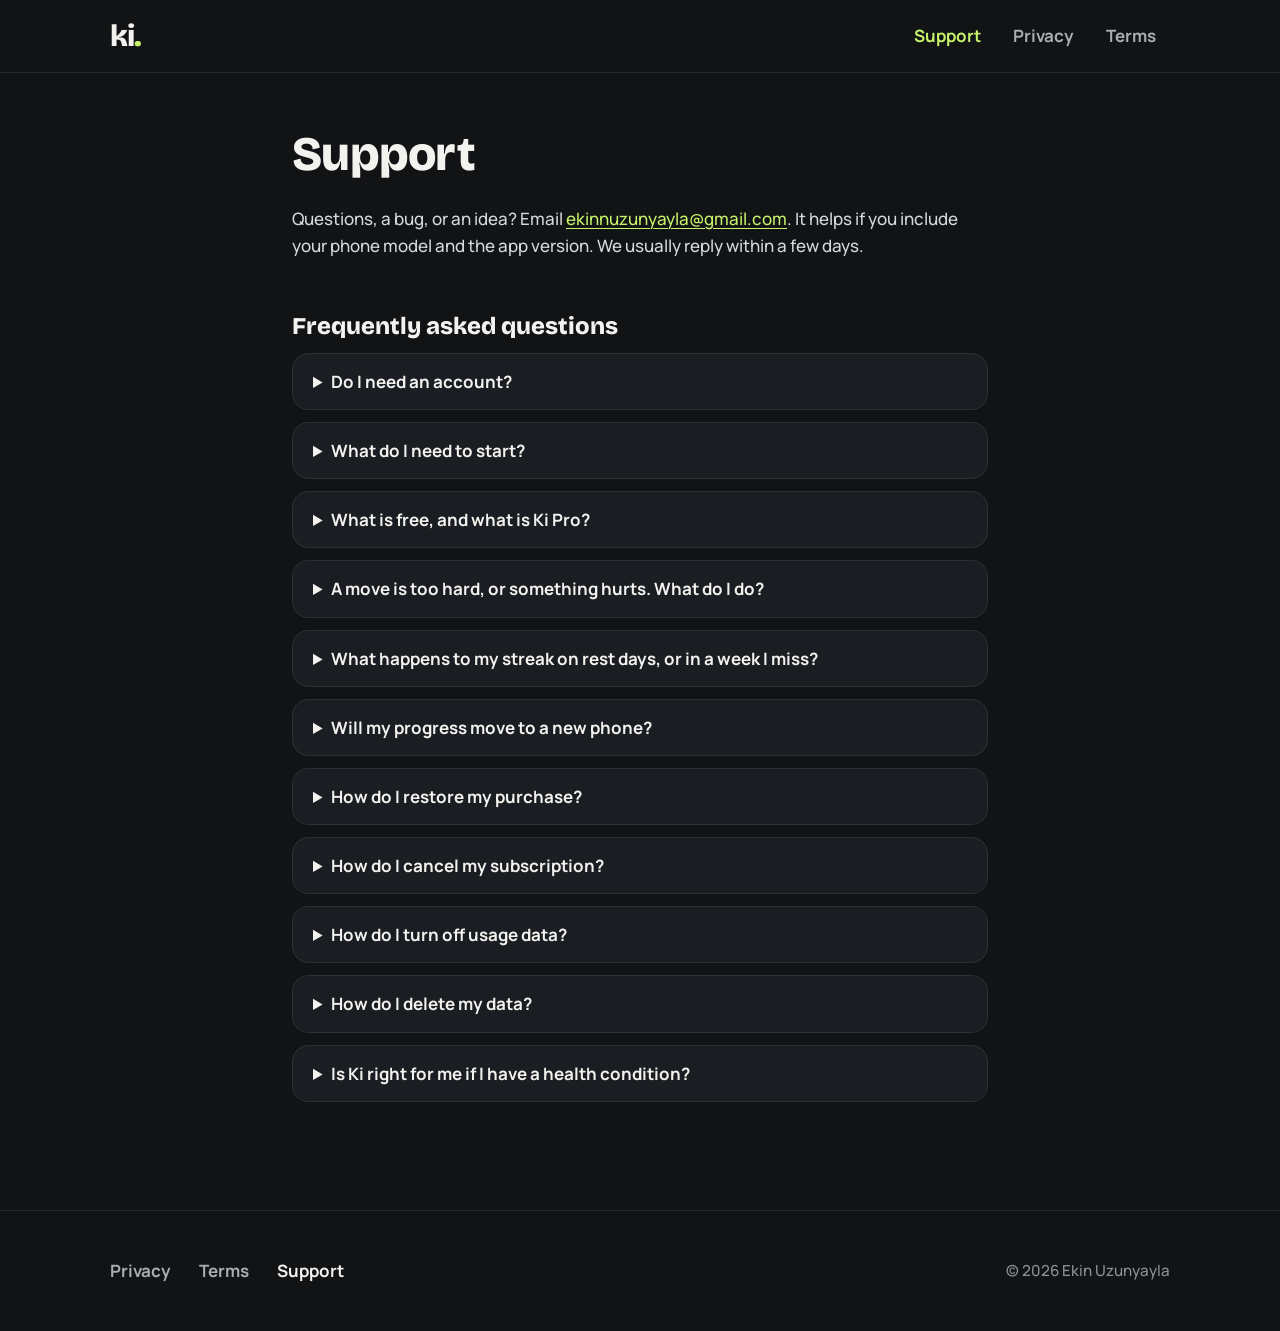
<file: support.html>
<!doctype html>
<html lang="en">
<head>
<meta charset="utf-8">
<meta name="viewport" content="width=device-width, initial-scale=1, viewport-fit=cover">
<title>Support · Ki</title>
<meta name="description" content="Help with the Ki app: contact, purchases, backups, your streak and your data.">
<meta name="theme-color" content="#111315">
<link rel="icon" href="assets/img/favicon-32.png" sizes="32x32">
<link rel="apple-touch-icon" href="assets/img/apple-touch-icon.png">
<link rel="stylesheet" href="assets/css/site.css">
</head>
<body>
<a class="skip" href="#main">Skip to content</a>
<header class="site-header">
  <div class="wrap">
    <a class="brand" href="./" aria-label="Ki home">ki<span>.</span></a>
    <nav class="site-nav" aria-label="Main">
      <ul>
        <li><a href="support.html" aria-current="page">Support</a></li>
        <li><a href="privacy.html">Privacy</a></li>
        <li><a href="terms.html">Terms</a></li>
      </ul>
    </nav>
  </div>
</header>

<main id="main" class="page">
  <div class="wrap doc">
    <h1>Support</h1>
    <p>Questions, a bug, or an idea? Email <a href="mailto:ekinnuzunyayla@gmail.com?subject=Ki%20support">ekinnuzunyayla@gmail.com</a>. It helps if you include your phone model and the app version. We usually reply within a few days.</p>

    <h2 id="faq">Frequently asked questions</h2>

    <details>
      <summary>Do I need an account?</summary>
      <div><p>No. There’s no sign-up, email or password, and Ki works offline.</p></div>
    </details>

    <details>
      <summary>What do I need to start?</summary>
      <div><p>No gym equipment. You use things you already have at home: a wall, a sturdy chair against the wall, the stairs if you have them, a backpack and a few water bottles. Dumbbells are optional, and dumbbell mode is free.</p></div>
    </details>

    <details>
      <summary>What is free, and what is Ki Pro?</summary>
      <div>
        <p>The core program is free and has no ads: all four paths, the workout player with voice cues, automatic progression, the easier and pain-free options, the shorter session, the weekly streak and streak freeze, your history, and CSV and JSON export.</p>
        <p>Ki Pro is optional. It adds a 10-minute mobility flow for rest days and advanced charts. Prices are shown in the app before you buy.</p>
      </div>
    </details>

    <details>
      <summary>A move is too hard, or something hurts. What do I do?</summary>
      <div>
        <p>Tap <strong>Make it easier</strong>, which is on screen during every set. “Too hard” gives you an easier version for today. “Something hurts” offers a pain-free alternative, or lets you skip the move or end the session. Your progress is kept.</p>
        <p>Stop if you feel sharp pain. If it continues, check with a professional.</p>
      </div>
    </details>

    <details>
      <summary>What happens to my streak on rest days, or in a week I miss?</summary>
      <div><p>The streak is weekly. You choose a goal of 2, 3 or 4 sessions a week, and rest days never break it. A free streak freeze covers a week you miss, and a new one comes back after a few weeks. You can also pause a week from the Today screen.</p></div>
    </details>

    <details>
      <summary>Will my progress move to a new phone?</summary>
      <div>
        <p>Your progress is stored on your phone, not on our servers. There are two ways to move it:</p>
        <ul>
          <li><strong>Your phone’s own backup</strong> (Android backup, or an iPhone or iCloud backup) carries it to a new phone of the same kind.</li>
          <li><strong>A backup file:</strong> go to Profile › Your data › Save a backup file, send the file to your new phone, then use Restore from a backup file there. This also works between iPhone and Android.</li>
        </ul>
        <p>Comfort options are never part of a backup, so set them again on the new phone. If you delete the app without either backup, your progress is gone and we can’t bring it back.</p>
      </div>
    </details>

    <details>
      <summary>How do I restore my purchase?</summary>
      <div><p>Tap <strong>Restore purchases</strong> on the Ki Pro screen or in Profile, signed in to the same App Store or Google Play account you bought with. Ki Pro bought on iPhone doesn’t carry over to Android, or the other way round.</p></div>
    </details>

    <details>
      <summary>How do I cancel my subscription?</summary>
      <div>
        <p>Subscriptions are managed by the store:</p>
        <ul>
          <li><strong>iPhone:</strong> Settings › your name › Subscriptions › Ki.</li>
          <li><strong>Android:</strong> Google Play Store › your profile › Payments &amp; subscriptions › Subscriptions › Ki.</li>
        </ul>
        <p>You keep Ki Pro until the end of the period you paid for. The free trial is on the yearly plan only, and Ki reminds you before it ends. Deleting the app doesn’t cancel a subscription. For refunds, contact Apple or Google.</p>
      </div>
    </details>

    <details>
      <summary>How do I turn off usage data?</summary>
      <div><p>Go to Profile › Privacy and turn off <strong>Share anonymous usage data</strong>. The <a href="privacy.html#usage">Privacy Policy</a> lists exactly what is sent while it is on.</p></div>
    </details>

    <details>
      <summary>How do I delete my data?</summary>
      <div><p>Go to Profile › Your data › <strong>Delete my data</strong>. You can export your history as CSV first. Deleting your data doesn’t cancel a Ki Pro subscription. More in the <a href="privacy.html#delete">Privacy Policy</a>.</p></div>
    </details>

    <details>
      <summary>Is Ki right for me if I have a health condition?</summary>
      <div><p>Ki is not medical advice. If you have a known heart, metabolic or kidney condition, or symptoms like chest pain, dizziness or unexplained shortness of breath, talk to a doctor before you start. Ki isn’t designed for pregnancy or the early postpartum period.</p></div>
    </details>
  </div>
</main>

<footer class="site-footer">
  <div class="wrap">
    <nav aria-label="Footer">
      <ul>
        <li><a href="privacy.html">Privacy</a></li>
        <li><a href="terms.html">Terms</a></li>
        <li><a href="support.html" aria-current="page">Support</a></li>
      </ul>
    </nav>
    <p>© 2026 Ekin Uzunyayla</p>
  </div>
</footer>
</body>
</html>
</file>
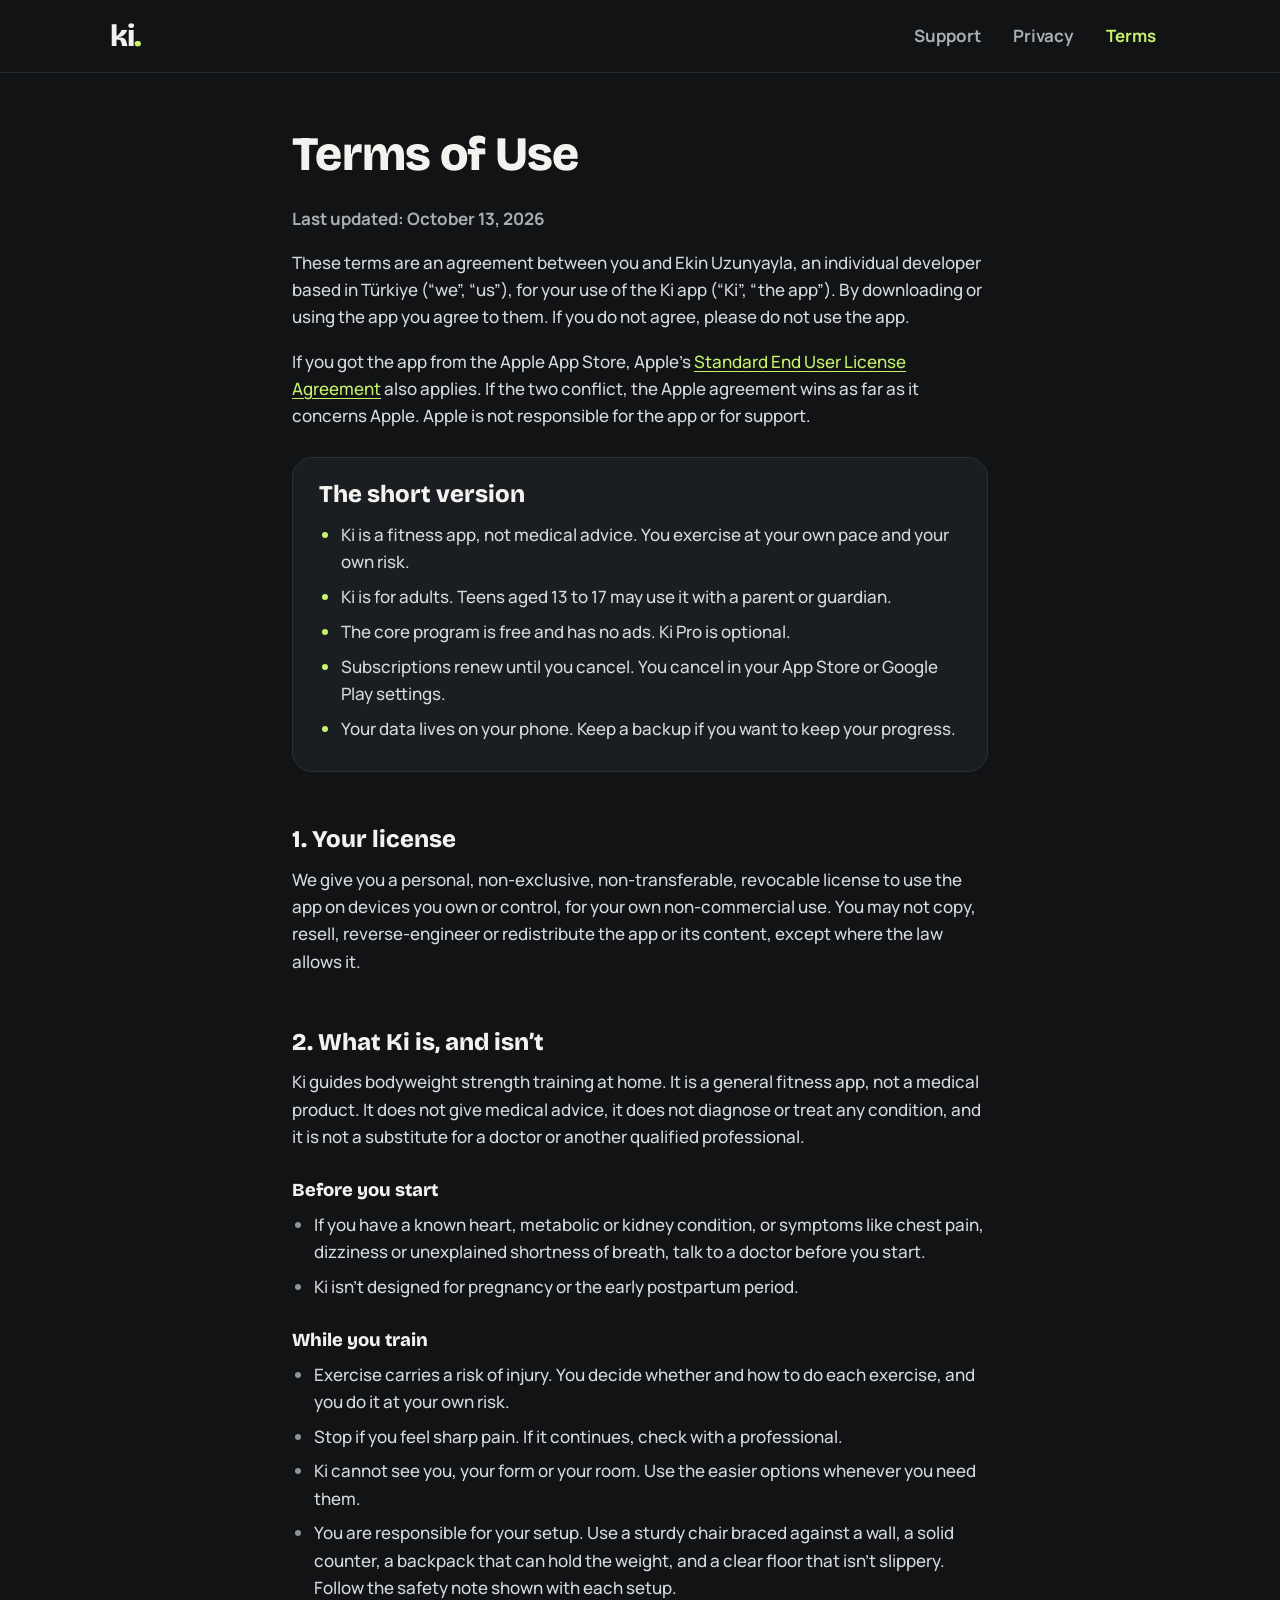
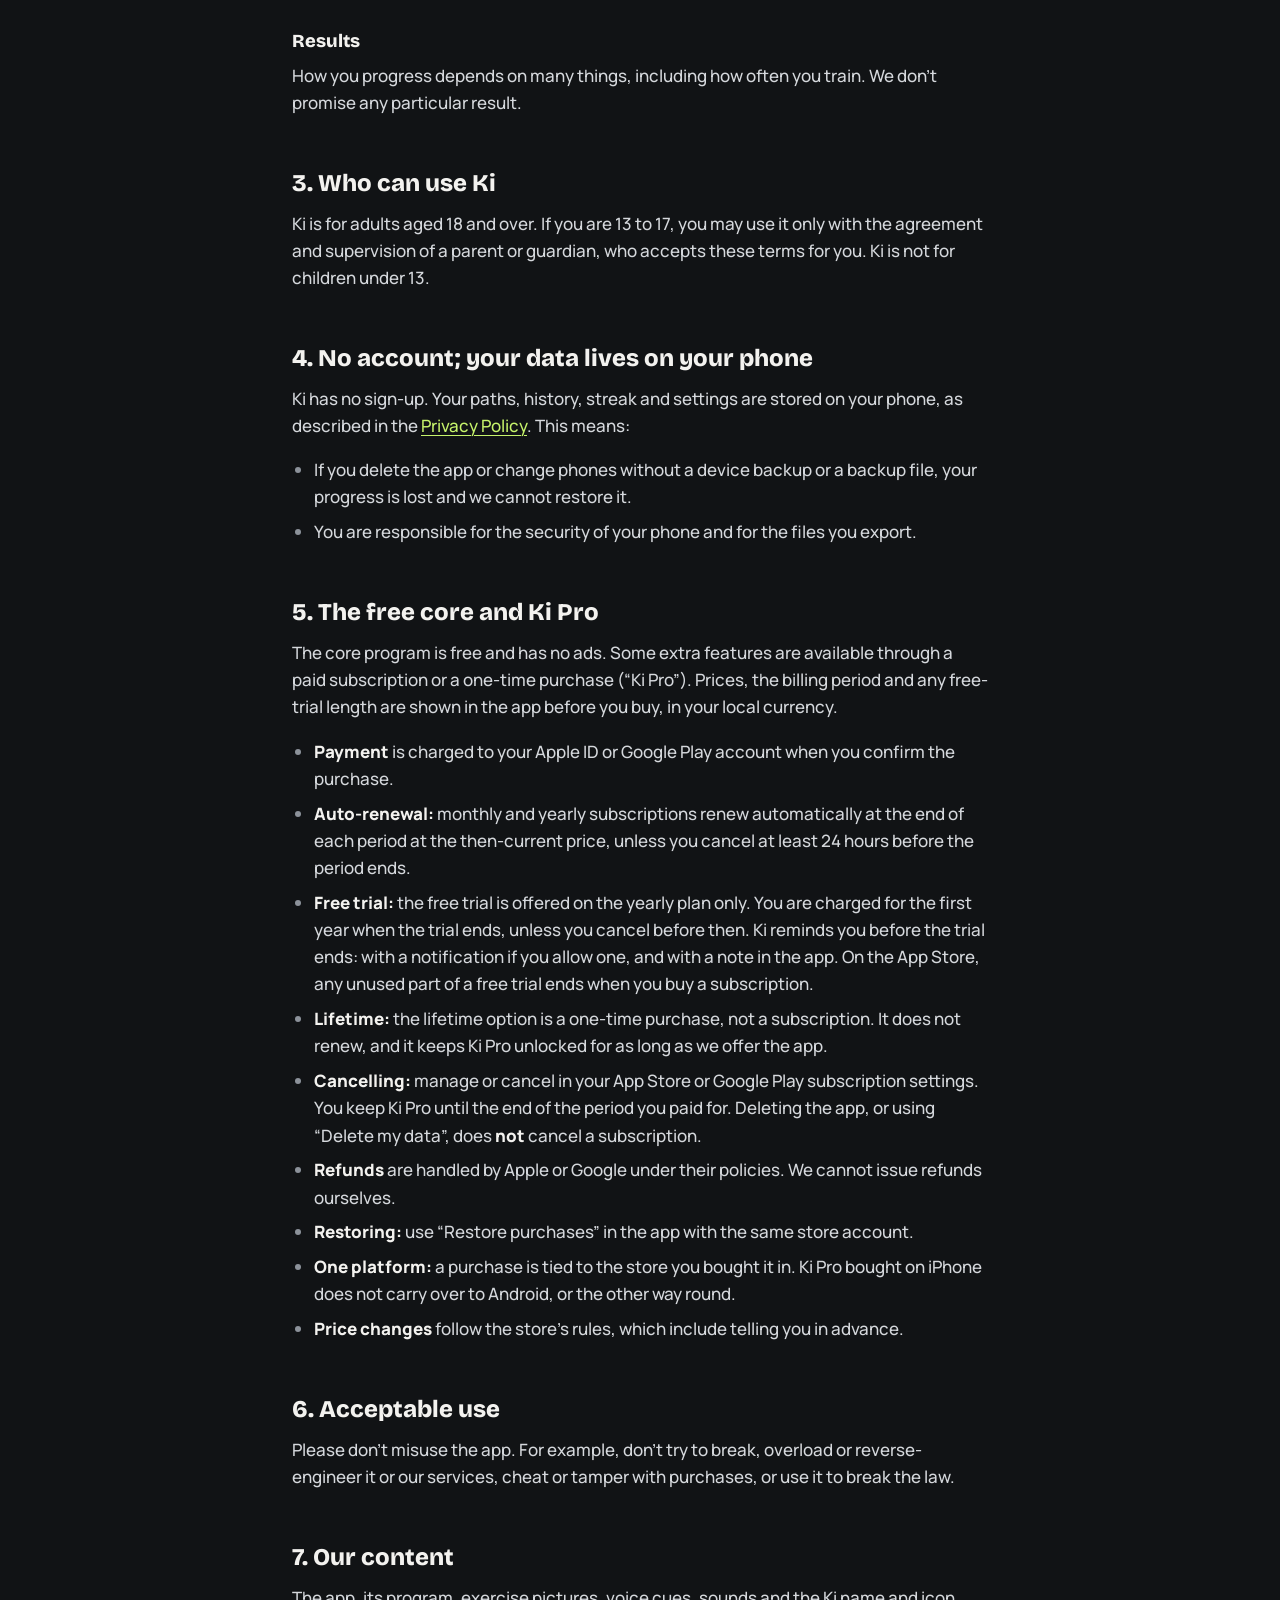
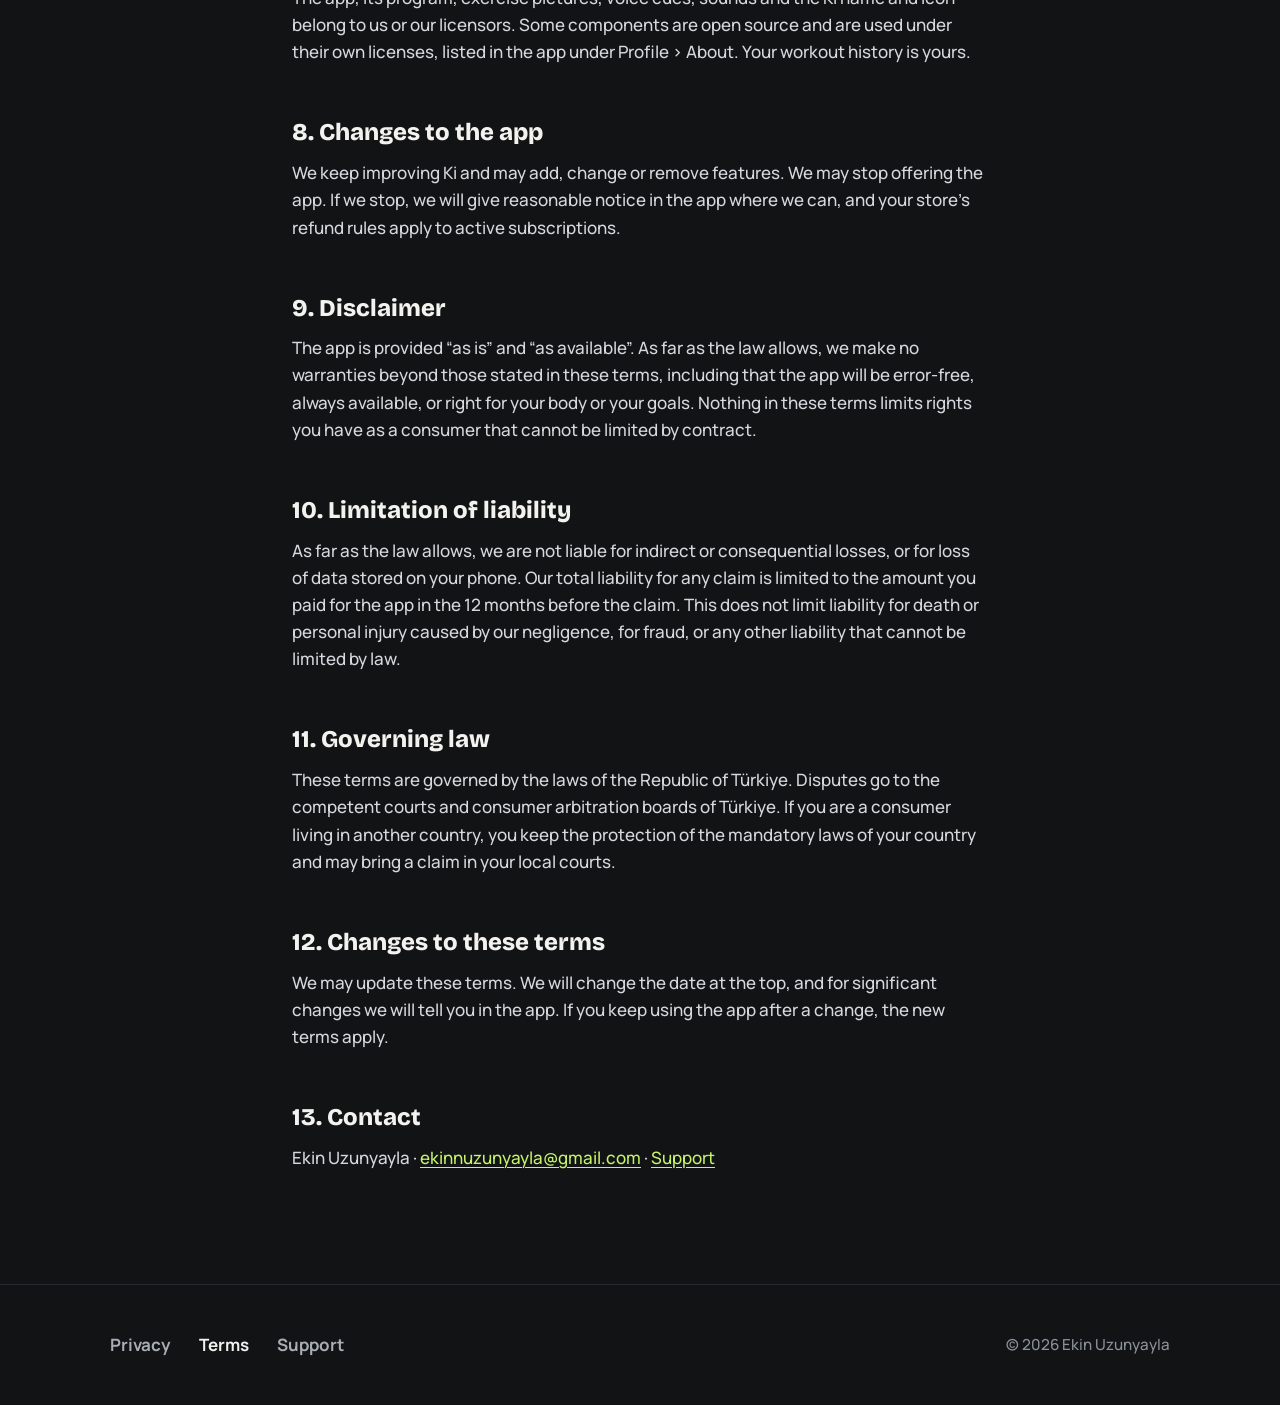
<file: terms.html>
<!doctype html>
<html lang="en">
<head>
<meta charset="utf-8">
<meta name="viewport" content="width=device-width, initial-scale=1, viewport-fit=cover">
<title>Terms of Use · Ki</title>
<meta name="description" content="The terms for using the Ki app, including Ki Pro subscriptions and exercise safety.">
<meta name="theme-color" content="#111315">
<link rel="icon" href="assets/img/favicon-32.png" sizes="32x32">
<link rel="apple-touch-icon" href="assets/img/apple-touch-icon.png">
<link rel="stylesheet" href="assets/css/site.css">
</head>
<body>
<a class="skip" href="#main">Skip to content</a>
<header class="site-header">
  <div class="wrap">
    <a class="brand" href="./" aria-label="Ki home">ki<span>.</span></a>
    <nav class="site-nav" aria-label="Main">
      <ul>
        <li><a href="support.html">Support</a></li>
        <li><a href="privacy.html">Privacy</a></li>
        <li><a href="terms.html" aria-current="page">Terms</a></li>
      </ul>
    </nav>
  </div>
</header>

<main id="main" class="page">
  <div class="wrap doc">
    <h1>Terms of Use</h1>
    <p class="updated">Last updated: October 13, 2026</p>

    <p>These terms are an agreement between you and Ekin Uzunyayla, an individual developer based in Türkiye (“we”, “us”), for your use of the Ki app (“Ki”, “the app”). By downloading or using the app you agree to them. If you do not agree, please do not use the app.</p>
    <p>If you got the app from the Apple App Store, Apple’s <a href="https://www.apple.com/legal/internet-services/itunes/dev/stdeula/">Standard End User License Agreement</a> also applies. If the two conflict, the Apple agreement wins as far as it concerns Apple. Apple is not responsible for the app or for support.</p>

    <div class="summary">
      <h2 id="short">The short version</h2>
      <ul>
        <li>Ki is a fitness app, not medical advice. You exercise at your own pace and your own risk.</li>
        <li>Ki is for adults. Teens aged 13 to 17 may use it with a parent or guardian.</li>
        <li>The core program is free and has no ads. Ki Pro is optional.</li>
        <li>Subscriptions renew until you cancel. You cancel in your App Store or Google Play settings.</li>
        <li>Your data lives on your phone. Keep a backup if you want to keep your progress.</li>
      </ul>
    </div>

    <h2 id="license">1. Your license</h2>
    <p>We give you a personal, non-exclusive, non-transferable, revocable license to use the app on devices you own or control, for your own non-commercial use. You may not copy, resell, reverse-engineer or redistribute the app or its content, except where the law allows it.</p>

    <h2 id="fitness">2. What Ki is, and isn’t</h2>
    <p>Ki guides bodyweight strength training at home. It is a general fitness app, not a medical product. It does not give medical advice, it does not diagnose or treat any condition, and it is not a substitute for a doctor or another qualified professional.</p>
    <h3>Before you start</h3>
    <ul>
      <li>If you have a known heart, metabolic or kidney condition, or symptoms like chest pain, dizziness or unexplained shortness of breath, talk to a doctor before you start.</li>
      <li>Ki isn’t designed for pregnancy or the early postpartum period.</li>
    </ul>
    <h3>While you train</h3>
    <ul>
      <li>Exercise carries a risk of injury. You decide whether and how to do each exercise, and you do it at your own risk.</li>
      <li>Stop if you feel sharp pain. If it continues, check with a professional.</li>
      <li>Ki cannot see you, your form or your room. Use the easier options whenever you need them.</li>
      <li>You are responsible for your setup. Use a sturdy chair braced against a wall, a solid counter, a backpack that can hold the weight, and a clear floor that isn’t slippery. Follow the safety note shown with each setup.</li>
    </ul>
    <h3>Results</h3>
    <p>How you progress depends on many things, including how often you train. We don’t promise any particular result.</p>

    <h2 id="age">3. Who can use Ki</h2>
    <p>Ki is for adults aged 18 and over. If you are 13 to 17, you may use it only with the agreement and supervision of a parent or guardian, who accepts these terms for you. Ki is not for children under 13.</p>

    <h2 id="data">4. No account; your data lives on your phone</h2>
    <p>Ki has no sign-up. Your paths, history, streak and settings are stored on your phone, as described in the <a href="privacy.html">Privacy Policy</a>. This means:</p>
    <ul>
      <li>If you delete the app or change phones without a device backup or a backup file, your progress is lost and we cannot restore it.</li>
      <li>You are responsible for the security of your phone and for the files you export.</li>
    </ul>

    <h2 id="pro">5. The free core and Ki Pro</h2>
    <p>The core program is free and has no ads. Some extra features are available through a paid subscription or a one-time purchase (“Ki Pro”). Prices, the billing period and any free-trial length are shown in the app before you buy, in your local currency.</p>
    <ul>
      <li><strong>Payment</strong> is charged to your Apple ID or Google Play account when you confirm the purchase.</li>
      <li><strong>Auto-renewal:</strong> monthly and yearly subscriptions renew automatically at the end of each period at the then-current price, unless you cancel at least 24 hours before the period ends.</li>
      <li><strong>Free trial:</strong> the free trial is offered on the yearly plan only. You are charged for the first year when the trial ends, unless you cancel before then. Ki reminds you before the trial ends: with a notification if you allow one, and with a note in the app. On the App Store, any unused part of a free trial ends when you buy a subscription.</li>
      <li><strong>Lifetime:</strong> the lifetime option is a one-time purchase, not a subscription. It does not renew, and it keeps Ki Pro unlocked for as long as we offer the app.</li>
      <li><strong>Cancelling:</strong> manage or cancel in your App Store or Google Play subscription settings. You keep Ki Pro until the end of the period you paid for. Deleting the app, or using “Delete my data”, does <strong>not</strong> cancel a subscription.</li>
      <li><strong>Refunds</strong> are handled by Apple or Google under their policies. We cannot issue refunds ourselves.</li>
      <li><strong>Restoring:</strong> use “Restore purchases” in the app with the same store account.</li>
      <li><strong>One platform:</strong> a purchase is tied to the store you bought it in. Ki Pro bought on iPhone does not carry over to Android, or the other way round.</li>
      <li><strong>Price changes</strong> follow the store’s rules, which include telling you in advance.</li>
    </ul>

    <h2 id="use">6. Acceptable use</h2>
    <p>Please don’t misuse the app. For example, don’t try to break, overload or reverse-engineer it or our services, cheat or tamper with purchases, or use it to break the law.</p>

    <h2 id="ip">7. Our content</h2>
    <p>The app, its program, exercise pictures, voice cues, sounds and the Ki name and icon belong to us or our licensors. Some components are open source and are used under their own licenses, listed in the app under Profile › About. Your workout history is yours.</p>

    <h2 id="changes-app">8. Changes to the app</h2>
    <p>We keep improving Ki and may add, change or remove features. We may stop offering the app. If we stop, we will give reasonable notice in the app where we can, and your store’s refund rules apply to active subscriptions.</p>

    <h2 id="warranty">9. Disclaimer</h2>
    <p>The app is provided “as is” and “as available”. As far as the law allows, we make no warranties beyond those stated in these terms, including that the app will be error-free, always available, or right for your body or your goals. Nothing in these terms limits rights you have as a consumer that cannot be limited by contract.</p>

    <h2 id="liability">10. Limitation of liability</h2>
    <p>As far as the law allows, we are not liable for indirect or consequential losses, or for loss of data stored on your phone. Our total liability for any claim is limited to the amount you paid for the app in the 12 months before the claim. This does not limit liability for death or personal injury caused by our negligence, for fraud, or any other liability that cannot be limited by law.</p>

    <h2 id="law">11. Governing law</h2>
    <p>These terms are governed by the laws of the Republic of Türkiye. Disputes go to the competent courts and consumer arbitration boards of Türkiye. If you are a consumer living in another country, you keep the protection of the mandatory laws of your country and may bring a claim in your local courts.</p>

    <h2 id="changes">12. Changes to these terms</h2>
    <p>We may update these terms. We will change the date at the top, and for significant changes we will tell you in the app. If you keep using the app after a change, the new terms apply.</p>

    <h2 id="contact">13. Contact</h2>
    <p>Ekin Uzunyayla · <a href="mailto:ekinnuzunyayla@gmail.com">ekinnuzunyayla@gmail.com</a> · <a href="support.html">Support</a></p>
  </div>
</main>

<footer class="site-footer">
  <div class="wrap">
    <nav aria-label="Footer">
      <ul>
        <li><a href="privacy.html">Privacy</a></li>
        <li><a href="terms.html" aria-current="page">Terms</a></li>
        <li><a href="support.html">Support</a></li>
      </ul>
    </nav>
    <p>© 2026 Ekin Uzunyayla</p>
  </div>
</footer>
</body>
</html>
</file>
<file: assets/css/site.css>
/* Ki web site. Values follow the app's token set (docs/design/tokens.md, Theme A): dark only, like v1 of the app. */

@font-face { font-family: "Bricolage Grotesque"; font-weight: 800; font-style: normal; font-display: swap; src: url("../fonts/bricolage-800.woff2") format("woff2"); }
@font-face { font-family: "Manrope"; font-weight: 200 800; font-style: normal; font-display: swap; src: url("../fonts/manrope.woff2") format("woff2"); }

:root {
  color-scheme: dark;
  --background: #111315;
  --surface: #1A1D21;
  --surface-sunken: #16181B;
  --surface-raised: #23272C;
  --border: #2C3036;
  --border-strong: #4A4F57;
  --divider: #262A2F;
  --text: #F3F2EF;
  --text-body: #D5D8DC;
  --text-secondary: #A9AEB5;
  --text-muted: #8C929A;
  --accent: #C6F36B;
  --on-accent: #111315;
  --accent-tint: rgba(198, 243, 107, 0.12);
  --bezel: #0B0C0D;
  --radius-md: 14px;
  --radius-lg: 16px;
  --radius-xl: 20px;
  --wrap: 1100px;
  --display: "Bricolage Grotesque", "Manrope", system-ui, -apple-system, "Segoe UI", sans-serif;
  --body: "Manrope", system-ui, -apple-system, "Segoe UI", sans-serif;
}

*, *::before, *::after { box-sizing: border-box; }

html { -webkit-text-size-adjust: 100%; background: var(--background); }

body {
  margin: 0;
  background: var(--background);
  color: var(--text-body);
  font: 500 1.0625rem/1.6 var(--body);
}

img { max-width: 100%; height: auto; display: block; }

a { color: var(--accent); text-underline-offset: 0.2em; text-decoration-thickness: 1px; }
a:hover { text-decoration-thickness: 2px; }

:focus-visible { outline: 3px solid var(--accent); outline-offset: 3px; border-radius: 6px; }

h1, h2, h3 { font-family: var(--display); font-weight: 800; color: var(--text); line-height: 1.08; margin: 0 0 0.5em; letter-spacing: -0.015em; text-wrap: balance; }
h1 { font-size: clamp(2.4rem, 5.2vw, 3.75rem); }
h2 { font-size: clamp(1.75rem, 3.6vw, 2.5rem); }
h3 { font-size: 1.3rem; line-height: 1.2; letter-spacing: 0; }
h1 em, h2 em, h3 em { font-style: normal; color: var(--accent); }
.nb { white-space: nowrap; }
p { margin: 0 0 1em; }
strong { font-weight: 800; color: var(--text); }

.wrap { max-width: var(--wrap); margin: 0 auto; padding-inline: max(20px, env(safe-area-inset-left)) max(20px, env(safe-area-inset-right)); }

.skip {
  position: absolute; left: 12px; top: -80px; z-index: 10;
  background: var(--accent); color: var(--on-accent); font-weight: 800;
  padding: 12px 16px; border-radius: var(--radius-lg); text-decoration: none;
}
.skip:focus { top: 12px; }

/* Header */
.site-header { border-bottom: 1px solid var(--divider); }
.site-header .wrap { display: flex; align-items: center; justify-content: space-between; gap: 8px 16px; min-height: 72px; flex-wrap: wrap; }
.brand {
  display: inline-flex; align-items: center; min-height: 48px; color: var(--text); text-decoration: none;
  font: 800 1.9rem/1 var(--display); letter-spacing: -0.04em;
}
.brand span { color: var(--accent); }
.site-nav ul { list-style: none; display: flex; flex-wrap: wrap; gap: 4px; margin: 0; padding: 0; }
.site-nav a {
  display: inline-flex; align-items: center; min-height: 48px; padding: 0 14px; border-radius: var(--radius-md);
  color: var(--text-secondary); text-decoration: none; font-weight: 700;
}
.site-nav a:hover { color: var(--text); background: var(--surface); }
.site-nav a[aria-current="page"] { color: var(--accent); }

/* Hero */
.hero { position: relative; isolation: isolate; overflow: hidden; display: flex; align-items: center; min-height: 640px; padding-block: 64px; border-bottom: 1px solid var(--divider); }
.hero .wrap { width: 100%; }
.hero-copy { max-width: 33rem; }
.hero-photo { position: absolute; z-index: -1; right: 0; bottom: 0; height: min(100%, 52vw); aspect-ratio: 1600 / 893; transform: translateX(7%); }
.hero-photo img { width: 100%; height: 100%; object-fit: cover; }
.hero-photo::after {
  content: ""; position: absolute; inset: 0;
  background:
    linear-gradient(90deg, var(--background) 0%, rgba(17, 19, 21, 0.72) 20%, rgba(17, 19, 21, 0) 46%),
    linear-gradient(180deg, var(--background) 0%, rgba(17, 19, 21, 0) 16%);
}
.hero .lead { font-size: 1.25rem; line-height: 1.5; color: var(--text-body); margin-bottom: 1.4em; }
.app-id { display: flex; align-items: center; gap: 16px; margin-bottom: 28px; }
.app-id img { width: 64px; height: 64px; border-radius: 15px; border: 1px solid var(--border); flex: none; }
.app-id span { color: var(--accent); font-weight: 700; font-size: 0.95rem; line-height: 1.35; }
.app-id strong { display: block; font: 800 1.5rem/1.1 var(--display); color: var(--text); letter-spacing: -0.01em; }
.soon {
  display: inline-flex; align-items: center; gap: 12px; min-height: 48px; padding: 10px 18px;
  border-radius: var(--radius-lg); background: var(--surface); border: 1px solid var(--border);
  color: var(--text); font-weight: 700;
}
.soon .dot { width: 10px; height: 10px; border-radius: 50%; background: var(--accent); flex: none; }
.facts { list-style: none; display: flex; flex-wrap: wrap; gap: 8px 24px; padding: 0; margin: 28px 0 0; color: var(--text-secondary); font-weight: 600; }
.facts li { display: inline-flex; align-items: center; gap: 10px; }
.facts li::before { content: ""; width: 6px; height: 6px; border-radius: 50%; background: var(--border-strong); }

.phone {
  padding: 8px; background: var(--bezel); border: 1px solid var(--border); border-radius: 38px;
  box-shadow: 0 24px 60px rgba(0, 0, 0, 0.45);
}
.phone img { border-radius: 30px; width: 100%; }
.photo { border-radius: var(--radius-xl); overflow: hidden; border: 1px solid var(--border); }
.photo img { width: 100%; aspect-ratio: 4 / 5; object-fit: cover; object-position: 50% 88%; }

/* Store frames: a sideways strip that lines up with the page column and runs off the right edge. */
.gallery { padding-bottom: 68px; }
.gallery .section-head { margin-bottom: 32px; }
.strip {
  --gutter: max(20px, calc((100vw - var(--wrap)) / 2 + 20px));
  list-style: none; margin: 0; display: flex; gap: 16px; overflow-x: auto;
  padding: 4px var(--gutter) 20px; scroll-padding-inline: var(--gutter); scroll-snap-type: x proximity;
  scrollbar-width: thin; scrollbar-color: var(--border-strong) transparent;
}
.strip li { flex: none; width: min(250px, 64vw); scroll-snap-align: start; }
.strip img { width: 100%; border-radius: 22px; border: 1px solid var(--border); }

/* Sections */
section { padding-block: 88px; }
.section-head { max-width: 42rem; margin-bottom: 48px; }
.section-head p { color: var(--text-secondary); font-size: 1.15rem; margin: 0; }
.band { background: var(--surface-sunken); border-block: 1px solid var(--divider); }

.feature { display: grid; grid-template-columns: 1fr 1fr; gap: 56px; align-items: center; padding-block: 40px; }
.feature + .feature { border-top: 1px solid var(--divider); }
.feature:nth-of-type(even) .feature-shot { order: 2; }
.feature-shot { justify-self: center; width: min(290px, 100%); }
.feature-shot.photo { width: min(380px, 100%); }
.feature h3 { font-size: clamp(1.6rem, 3vw, 2.1rem); letter-spacing: -0.015em; line-height: 1.1; }
.feature p { max-width: 32rem; }
.overline { display: block; margin-bottom: 12px; color: var(--accent); font-weight: 700; font-size: 0.8125rem; letter-spacing: 0.06em; text-transform: uppercase; }


.split { display: grid; grid-template-columns: 0.85fr 1.15fr; gap: 64px; align-items: center; }
.split .photo img { object-position: 42% 80%; }
.split .section-head { margin-bottom: 28px; }
.points { list-style: none; margin: 0; padding: 0; }
.points li { padding-block: 18px; border-top: 1px solid var(--divider); }
.points h3 { margin-bottom: 0.3em; }
.points p { margin: 0; color: var(--text-secondary); }

.cards { display: grid; grid-template-columns: repeat(auto-fit, minmax(230px, 1fr)); gap: 20px; }
.card { background: var(--surface); border: 1px solid var(--border); border-radius: var(--radius-xl); padding: 24px; }
.card > :last-child { margin-bottom: 0; }
.card p, .card li { color: var(--text-secondary); }
.card ul { margin: 0; padding-left: 1.2em; }
.card li { margin-bottom: 0.45em; }
.card li::marker { color: var(--accent); }

.steps { list-style: none; padding: 0; margin: 0; counter-reset: step; }
.steps li { counter-increment: step; display: grid; grid-template-columns: 40px 1fr; gap: 16px; align-items: start; padding-block: 14px; }
.steps li + li { border-top: 1px solid var(--divider); }
.steps li::before {
  content: counter(step); display: grid; place-items: center; width: 40px; height: 40px; border-radius: 50%;
  border: 2px solid var(--accent); color: var(--accent); font: 800 1.05rem/1 var(--display);
}
.steps strong { display: block; }
.steps span { color: var(--text-secondary); }

.plans { display: grid; grid-template-columns: 1fr 1fr; gap: 20px; align-items: start; }
.plan { background: var(--surface); border: 1px solid var(--border); border-radius: var(--radius-xl); padding: 28px; }
.plan.free { border-color: var(--accent); }
.plan h3 { font-size: 1.6rem; }
.plan .tag { color: var(--accent); font-weight: 700; margin-bottom: 1em; }
.plan ul { padding-left: 1.2em; margin: 0 0 1em; }
.plan li { margin-bottom: 0.5em; }
.plan li::marker { color: var(--accent); }
.plan .fine { color: var(--text-secondary); font-size: 0.97rem; margin: 0; }

.note { background: var(--surface); border: 1px solid var(--border); border-radius: var(--radius-xl); padding: 24px 28px; max-width: 50rem; }
.note h2 { font-size: 1.4rem; letter-spacing: 0; }
.note p:last-child { margin: 0; }

/* Text pages */
.page { padding-block: 56px 96px; }
.doc { max-width: 46rem; }
.doc h1 { font-size: clamp(2.1rem, 4.4vw, 3rem); }
.doc h2 { font-size: 1.5rem; letter-spacing: 0; line-height: 1.2; margin-top: 2.2em; }
.doc h3 { font-size: 1.15rem; margin-top: 1.6em; }
.doc ul, .doc ol { padding-left: 1.3em; margin: 0 0 1em; }
.doc li { margin-bottom: 0.45em; }
.doc li::marker { color: var(--text-muted); }
.doc .updated { color: var(--text-secondary); font-weight: 700; }
.doc .summary { background: var(--surface); border: 1px solid var(--border); border-radius: var(--radius-xl); padding: 22px 26px; margin: 28px 0; }
.doc .summary h2 { margin-top: 0; }
.doc .summary ul { margin: 0; }
.doc .summary li::marker { color: var(--accent); }
.table-scroll { overflow-x: auto; margin: 0 0 1.2em; }
.doc table { border-collapse: collapse; width: 100%; min-width: 36rem; font-size: 0.97rem; }
.doc th, .doc td { text-align: left; vertical-align: top; padding: 12px 14px 12px 0; border-bottom: 1px solid var(--divider); }
.doc th { font-weight: 800; color: var(--text); }
.doc details { background: var(--surface); border: 1px solid var(--border); border-radius: var(--radius-lg); margin-bottom: 12px; }
.doc summary { cursor: pointer; font-weight: 700; color: var(--text); padding: 14px 20px; min-height: 52px; border-radius: var(--radius-lg); }
.doc details[open] summary { color: var(--accent); }
.doc details > div { padding: 0 20px 8px; }

.button {
  display: inline-flex; align-items: center; justify-content: center; min-height: 56px; padding: 0 26px;
  border-radius: var(--radius-lg); background: var(--accent); color: var(--on-accent);
  font-weight: 800; text-decoration: none;
}
.button:hover { filter: brightness(1.06); }

/* Footer */
.site-footer { border-top: 1px solid var(--divider); padding-block: 36px; color: var(--text-muted); }
.site-footer .wrap { display: flex; flex-wrap: wrap; justify-content: space-between; gap: 12px 32px; align-items: center; }
.site-footer ul { list-style: none; display: flex; flex-wrap: wrap; gap: 4px 8px; margin: 0 0 0 -10px; padding: 0; }
.site-footer a { color: var(--text-secondary); display: inline-flex; align-items: center; min-height: 48px; padding: 0 10px; font-weight: 700; text-decoration: none; }
.site-footer a:hover, .site-footer a[aria-current="page"] { color: var(--text); }
.site-footer p { margin: 0; font-size: 0.95rem; }

@media (max-width: 1000px) {
  /* The photo leads, the copy follows under it. */
  .hero { display: block; min-height: 0; padding-block: 0 44px; }
  .hero-copy { max-width: 36rem; }
  .hero-photo { position: relative; height: auto; width: 100%; aspect-ratio: 4 / 3; max-height: 460px; transform: none; margin-bottom: 4px; }
  .hero-photo img { object-position: 86% 35%; }
  .hero-photo::after { background: linear-gradient(0deg, var(--background) 0%, rgba(17, 19, 21, 0) 28%); }
}

@media (max-width: 860px) {
  .feature { grid-template-columns: 1fr; gap: 28px; padding-block: 32px; }
  .feature:nth-of-type(even) .feature-shot { order: 0; }
  .feature-shot { width: min(260px, 78%); }
  .feature-shot.photo { width: min(340px, 100%); }
  .split { grid-template-columns: 1fr; gap: 32px; }
  .split .photo { max-width: 340px; }
  .plans { grid-template-columns: 1fr; }
  section { padding-block: 56px; }
  .gallery { padding-bottom: 40px; }
  .section-head { margin-bottom: 32px; }
  .phone { border-radius: 30px; padding: 6px; }
  .phone img { border-radius: 24px; }
}

@media (prefers-reduced-motion: reduce) {
  * { scroll-behavior: auto !important; transition: none !important; animation: none !important; }
}
</file>
